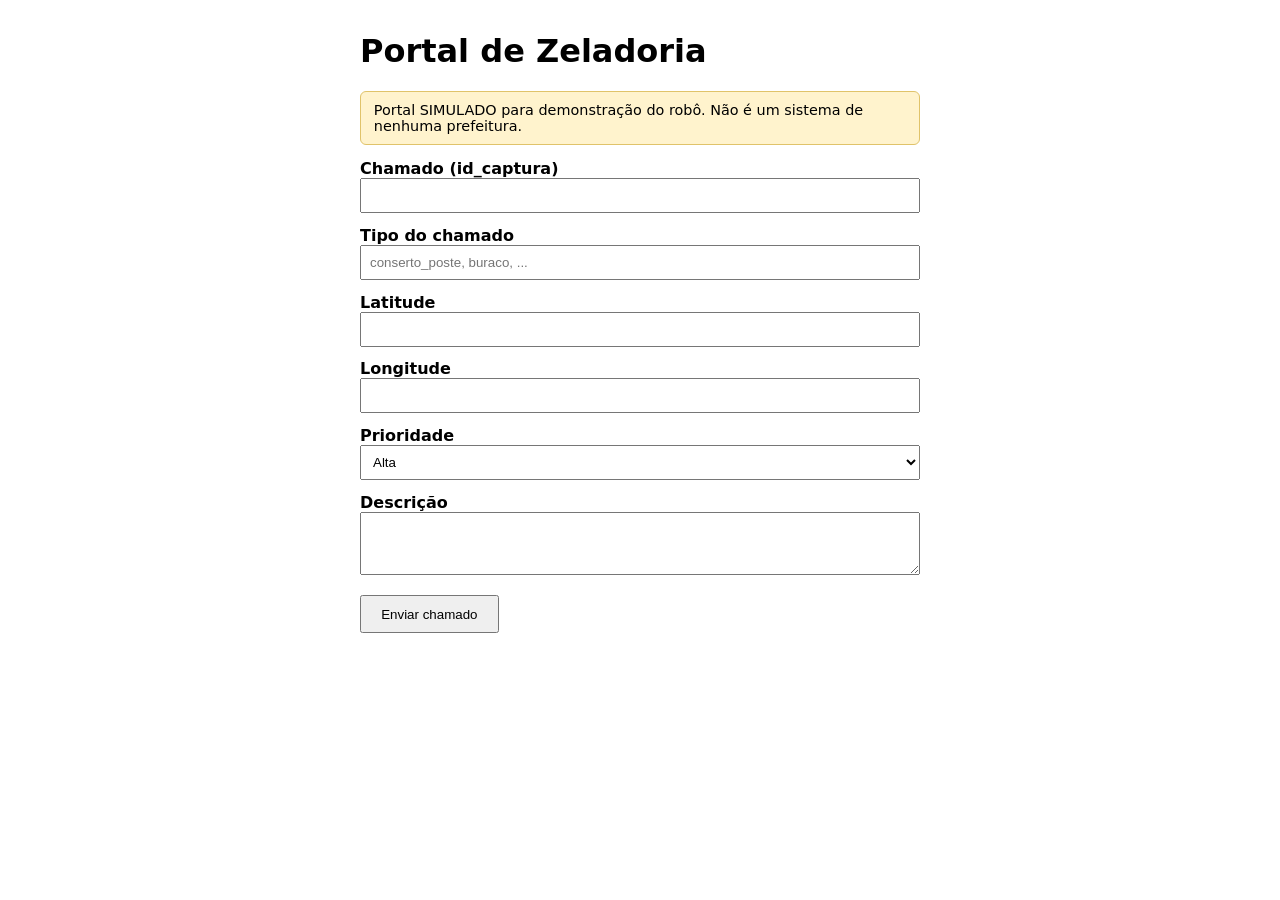
<file: portal_mock/index.html>
<!doctype html>
<html lang="pt-BR">
<head>
<meta charset="utf-8">
<meta name="viewport" content="width=device-width, initial-scale=1">
<title>Portal de Zeladoria (MOCK)</title>
<style>
  body { font-family: system-ui, sans-serif; max-width: 560px; margin: 2rem auto; padding: 0 1rem; }
  .aviso { background: #fff3cd; border: 1px solid #e0c36a; padding: .6rem .8rem; border-radius: 6px; font-size: .9rem; }
  label { display: block; margin-top: .8rem; font-weight: 600; }
  input, select, textarea { width: 100%; padding: .5rem; box-sizing: border-box; }
  button { margin-top: 1rem; padding: .6rem 1.2rem; cursor: pointer; }
  #resultado { margin-top: 1.2rem; padding: .8rem; background: #e7f6ea; border-radius: 6px; }
  [hidden] { display: none; }
</style>
</head>
<body>
  <h1>Portal de Zeladoria</h1>
  <p class="aviso">Portal SIMULADO para demonstração do robô. Não é um sistema de nenhuma prefeitura.</p>

  <form id="form-chamado">
    <label for="id_captura">Chamado (id_captura)</label>
    <input id="id_captura" name="id_captura" required>

    <label for="tipos_chamado">Tipo do chamado</label>
    <input id="tipos_chamado" name="tipos_chamado" required placeholder="conserto_poste, buraco, ...">

    <label for="latitude">Latitude</label>
    <input id="latitude" name="latitude" required>

    <label for="longitude">Longitude</label>
    <input id="longitude" name="longitude" required>

    <label for="prioridade">Prioridade</label>
    <select id="prioridade" name="prioridade">
      <option value="alta">Alta</option>
      <option value="media">Média</option>
      <option value="baixa">Baixa</option>
    </select>

    <label for="descricao">Descrição</label>
    <textarea id="descricao" name="descricao" rows="3"></textarea>

    <button id="btn_enviar" type="submit">Enviar chamado</button>
  </form>

  <div id="resultado" hidden>
    Chamado registrado. Protocolo: <strong id="protocolo_gerado"></strong>
  </div>

<script>
  let seq = 0;
  document.getElementById("form-chamado").addEventListener("submit", function (e) {
    e.preventDefault();
    seq += 1;
    const ano = new Date().getFullYear();
    const protocolo = "PM-" + ano + "-" + String(seq).padStart(4, "0");
    document.getElementById("protocolo_gerado").textContent = protocolo;
    document.getElementById("resultado").hidden = false;
  });
</script>
</body>
</html>
</file>
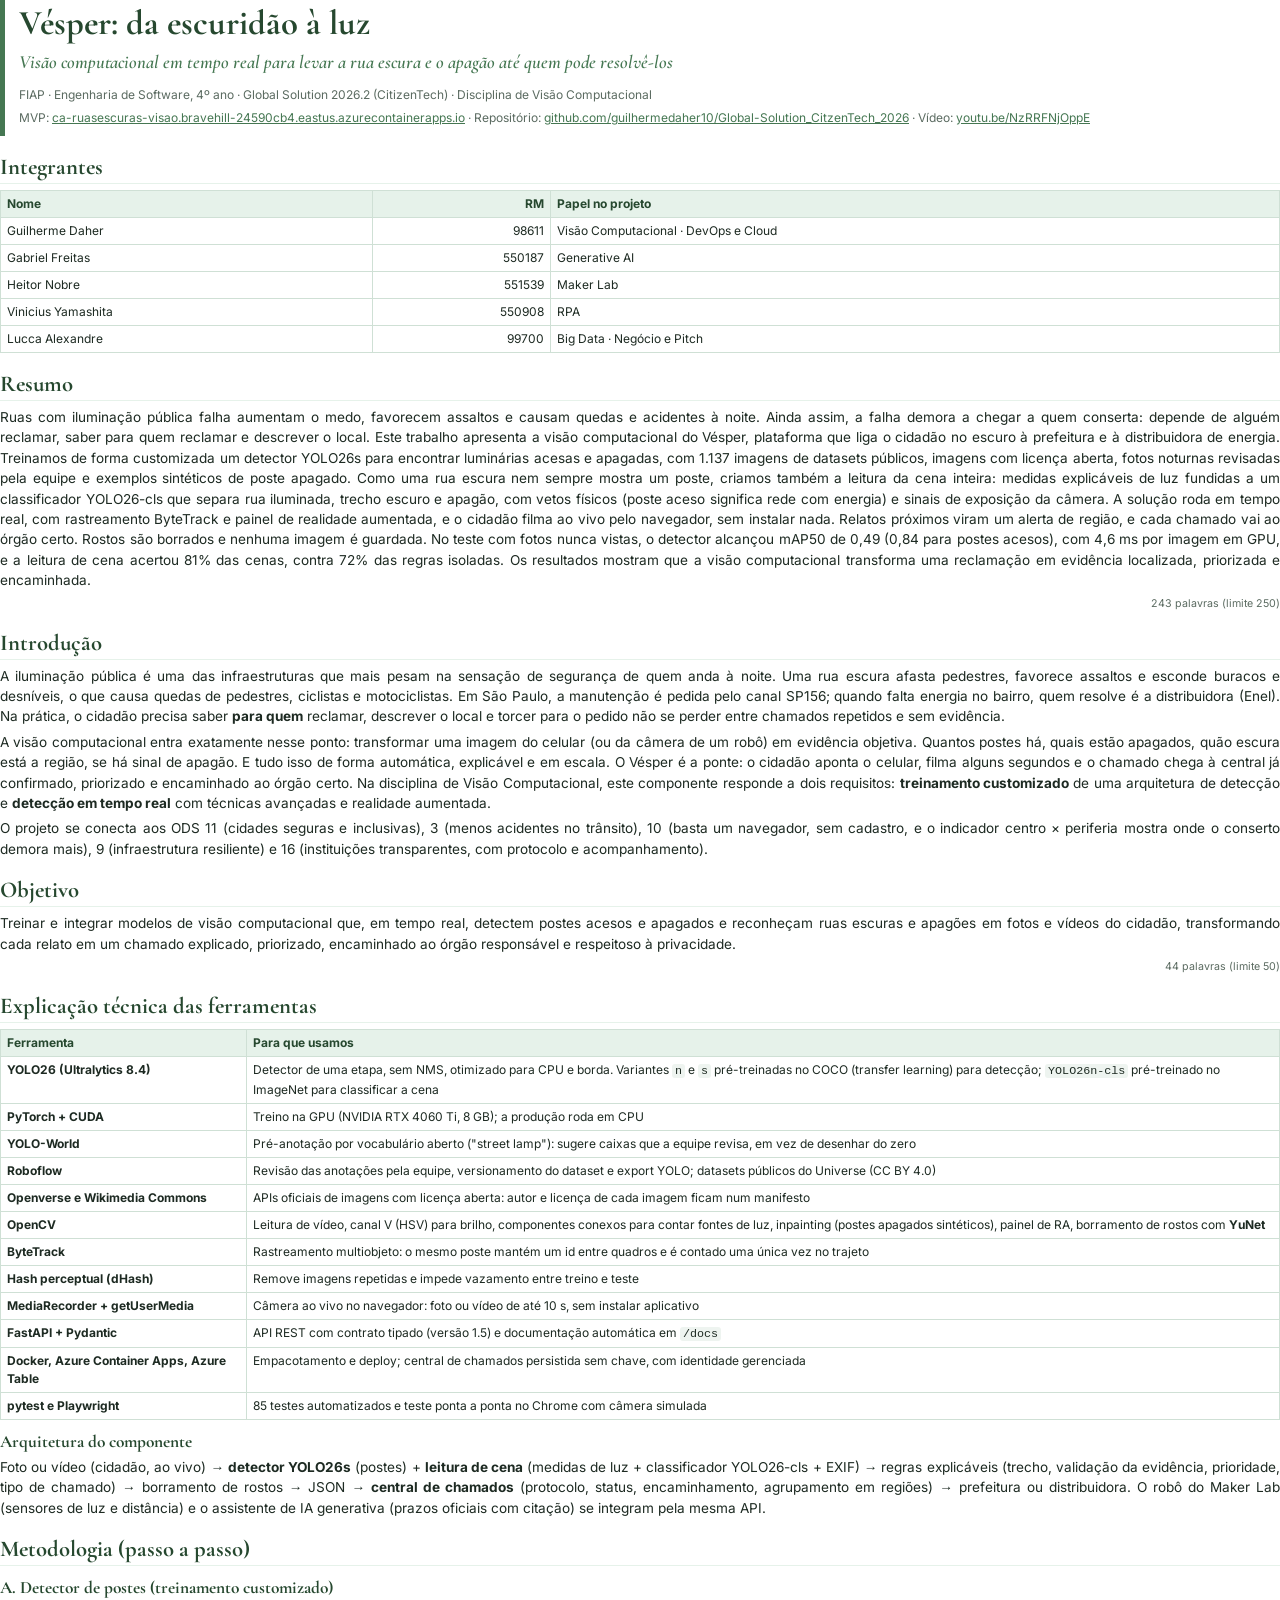
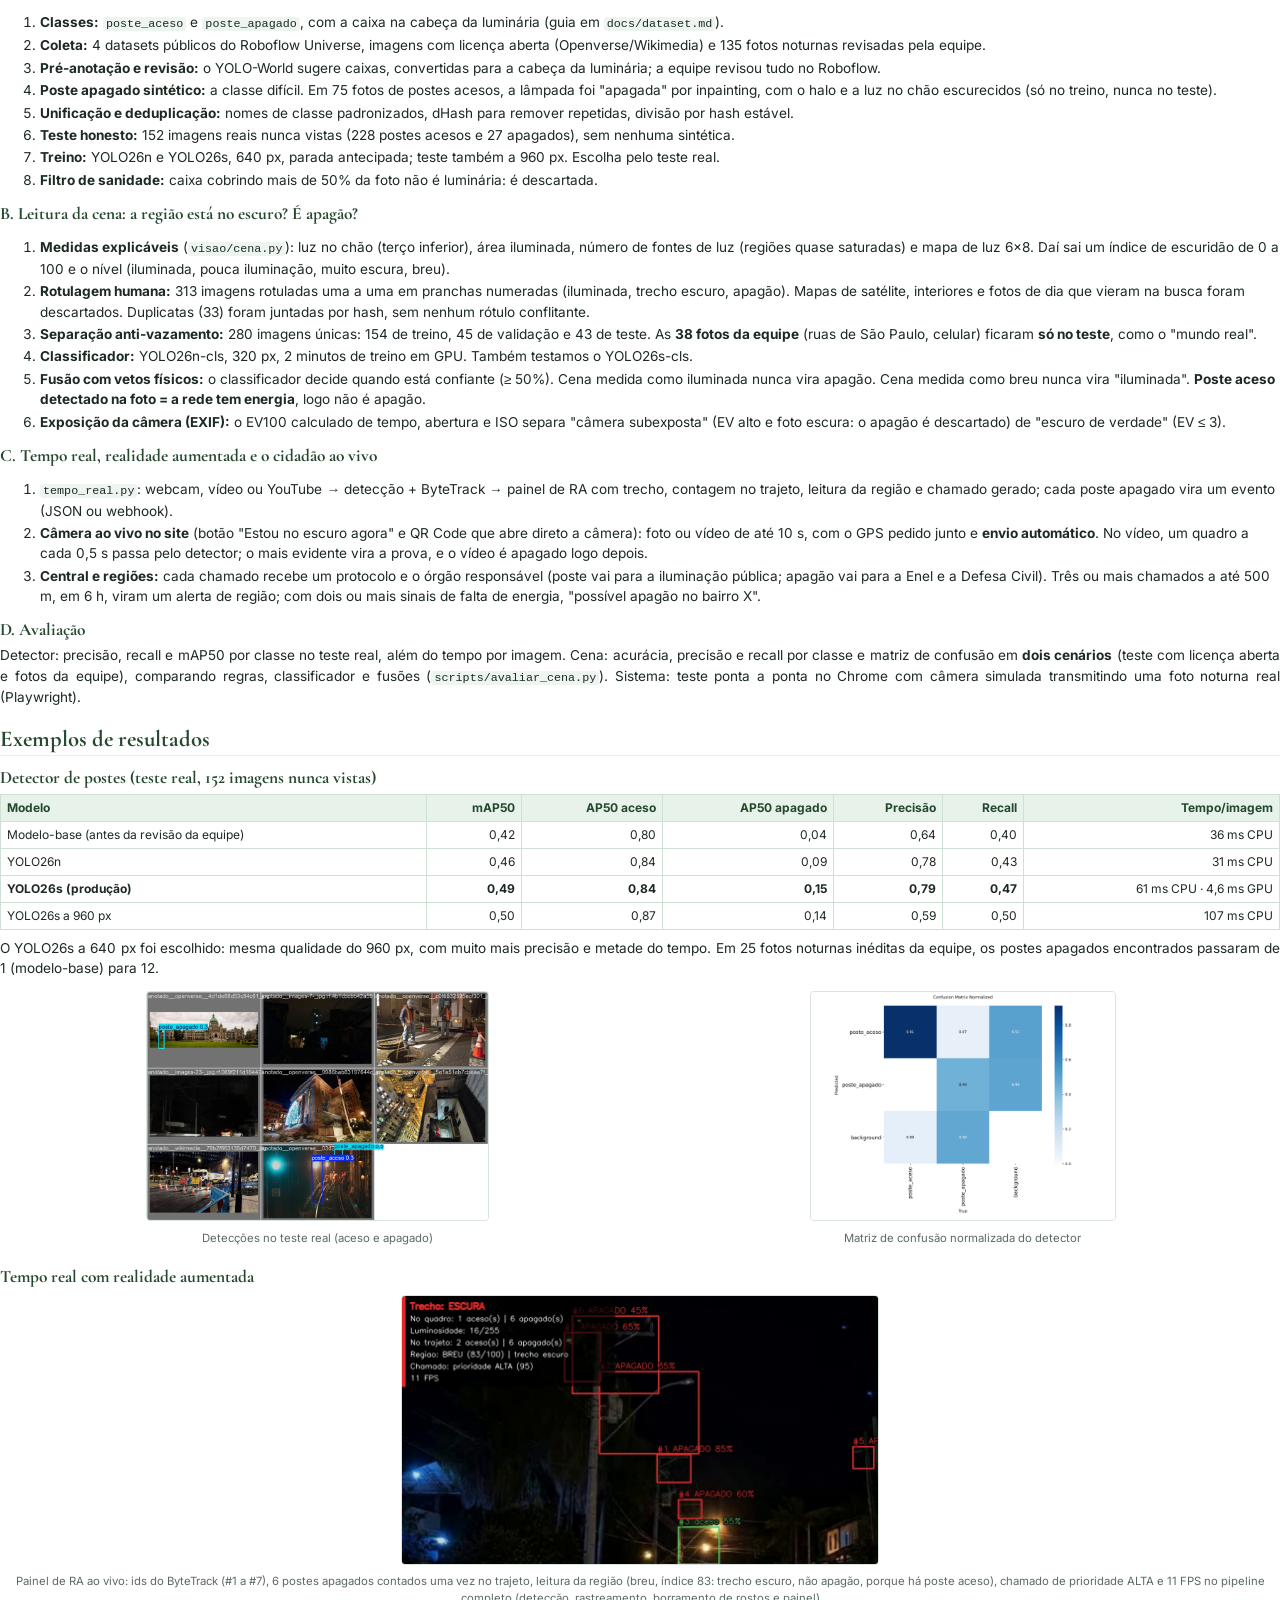
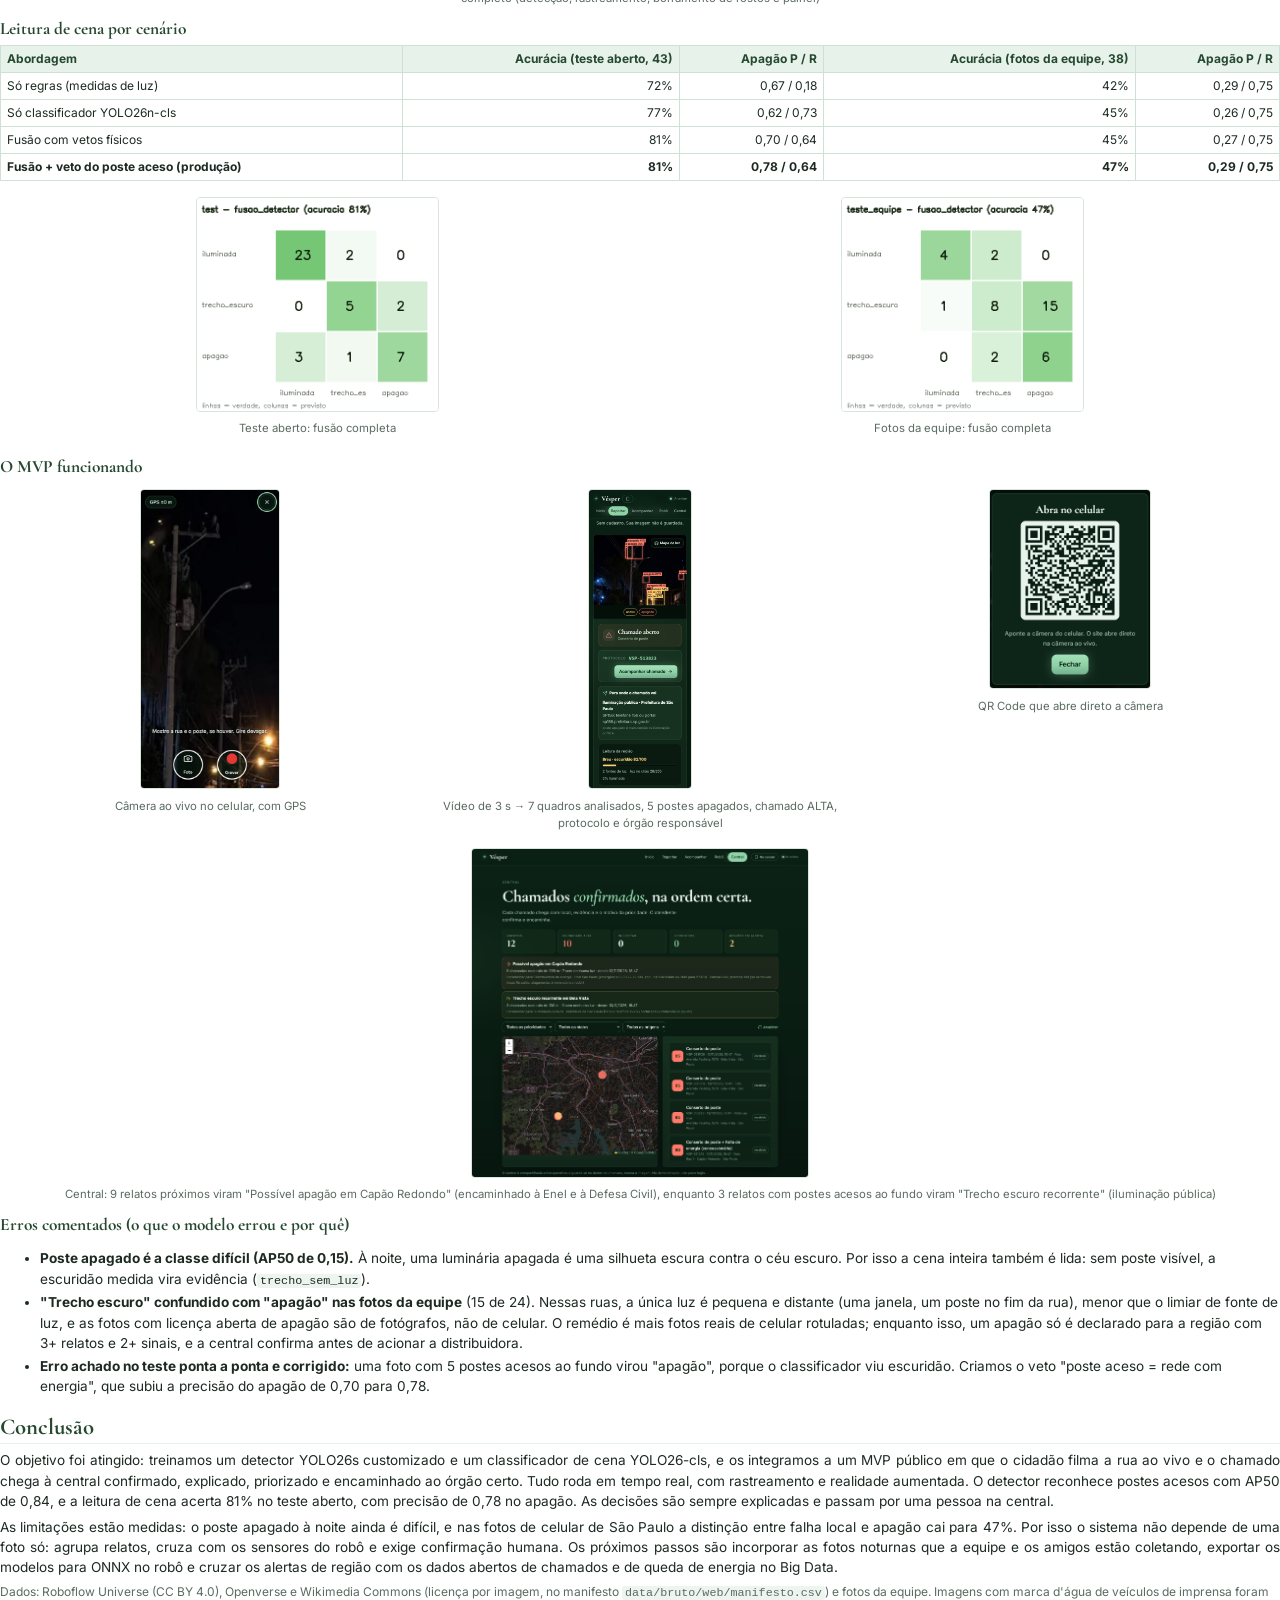
<file: 04-visao-computacional/docs/relatorio/relatorio-visao.html>
<!doctype html>
<html lang="pt-BR">
<head>
<meta charset="utf-8">
<title>Vésper · Relatório de Visão Computacional</title>
<style>
@font-face { font-family: "Cormorant"; font-weight: 700; src: url(../../web/fontes/cormorant-garamond-latin-700-normal.woff2) format("woff2"); }
@font-face { font-family: "Cormorant"; font-weight: 600; font-style: italic; src: url(../../web/fontes/cormorant-garamond-latin-600-italic.woff2) format("woff2"); }
@font-face { font-family: "Inter"; font-weight: 400; src: url(../../web/fontes/inter-latin-400-normal.woff2) format("woff2"); }
@font-face { font-family: "Inter"; font-weight: 700; src: url(../../web/fontes/inter-latin-700-normal.woff2) format("woff2"); }
@page { size: A4; margin: 18mm 17mm 18mm 17mm; }
:root { --verde: #26482f; --verde2: #457752; --menta: #e6f2ea; --ambar: #b7791f; --texto: #1d2a22; --cinza: #5b6b61; }
* { box-sizing: border-box; }
body { font-family: Inter, "Segoe UI", Arial, sans-serif; color: var(--texto); font-size: 10.2pt; line-height: 1.5; margin: 0; }
h1, h2, h3 { font-family: Cormorant, Georgia, serif; color: var(--verde); line-height: 1.15; }
h1 { font-size: 26pt; margin: 0 0 4px; }
h2 { font-size: 17pt; margin: 18px 0 6px; border-bottom: 1.5px solid var(--menta); padding-bottom: 3px; break-after: avoid; }
h3 { font-size: 13pt; margin: 12px 0 4px; break-after: avoid; }
p { margin: 5px 0; text-align: justify; }
.sub { font-family: Cormorant, Georgia, serif; font-style: italic; font-size: 14pt; color: var(--verde2); margin: 0 0 10px; }
.capa { border-left: 5px solid var(--verde2); padding: 4px 0 4px 14px; margin-bottom: 10px; }
.meta { font-size: 9pt; color: var(--cinza); text-align: left; }
table { width: 100%; border-collapse: collapse; margin: 6px 0 8px; font-size: 9pt; break-inside: avoid; }
th, td { border: 1px solid #cfe0d5; padding: 4px 6px; text-align: left; vertical-align: top; }
th { background: var(--menta); color: var(--verde); }
td.n, th.n { text-align: right; white-space: nowrap; }
.destaque { background: #f6faf7; border: 1px solid #cfe0d5; border-radius: 6px; padding: 8px 10px; margin: 8px 0; }
.alerta { background: #fdf6ea; border-color: #f1d9ad; }
figure { margin: 8px 0; text-align: center; break-inside: avoid; }
figure img { max-width: 100%; border: 1px solid #d8e4dc; border-radius: 4px; }
figcaption { font-size: 8.5pt; color: var(--cinza); margin-top: 3px; }
.duas { display: flex; gap: 10px; align-items: flex-start; }
.duas figure { flex: 1; }
ol li, ul li { margin: 2px 0; }
code { font-family: Consolas, monospace; font-size: 8.8pt; background: #eef4f0; padding: 0 3px; border-radius: 3px; }
.contador { font-size: 8pt; color: var(--cinza); text-align: right; }
.quebra { break-before: page; }
a { color: var(--verde2); }
@media print { .contador { display: none; } }
</style>
</head>
<body>

<div class="capa">
  <h1>Vésper: da escuridão à luz</h1>
  <p class="sub">Visão computacional em tempo real para levar a rua escura e o apagão até quem pode resolvê-los</p>
  <p class="meta">FIAP · Engenharia de Software, 4º ano · Global Solution 2026.2 (CitizenTech) · Disciplina de Visão Computacional</p>
  <p class="meta">MVP: <a href="https://ca-ruasescuras-visao.bravehill-24590cb4.eastus.azurecontainerapps.io">ca-ruasescuras-visao.bravehill-24590cb4.eastus.azurecontainerapps.io</a> ·
     Repositório: <a href="https://github.com/guilhermedaher10/Global-Solution_CitzenTech_2026/tree/main/04-visao-computacional">github.com/guilhermedaher10/Global-Solution_CitzenTech_2026</a> ·
     Vídeo: <span id="video"><a href="https://youtu.be/NzRRFNjOppE">youtu.be/NzRRFNjOppE</a></span></p>
</div>

<h2>Integrantes</h2>
<table>
  <tr><th>Nome</th><th class="n">RM</th><th>Papel no projeto</th></tr>
  <tr><td>Guilherme Daher</td><td class="n">98611</td><td>Visão Computacional · DevOps e Cloud</td></tr>
  <tr><td>Gabriel Freitas</td><td class="n">550187</td><td>Generative AI</td></tr>
  <tr><td>Heitor Nobre</td><td class="n">551539</td><td>Maker Lab</td></tr>
  <tr><td>Vinicius Yamashita</td><td class="n">550908</td><td>RPA</td></tr>
  <tr><td>Lucca Alexandre</td><td class="n">99700</td><td>Big Data · Negócio e Pitch</td></tr>
</table>

<h2>Resumo</h2>
<div id="resumo">
<p>Ruas com iluminação pública falha aumentam o medo, favorecem assaltos e causam quedas e acidentes à noite. Ainda
assim, a falha demora a chegar a quem conserta: depende de alguém reclamar, saber para quem reclamar e descrever o
local. Este trabalho apresenta a visão computacional do Vésper, plataforma que liga o cidadão no escuro à prefeitura e
à distribuidora de energia. Treinamos de forma customizada um detector YOLO26s para encontrar luminárias acesas e
apagadas, com 1.137 imagens de datasets públicos, imagens com licença aberta, fotos noturnas revisadas pela equipe e
exemplos sintéticos de poste apagado. Como uma rua escura nem sempre mostra um poste, criamos também a leitura da cena
inteira: medidas explicáveis de luz fundidas a um classificador YOLO26-cls que separa rua iluminada, trecho escuro e
apagão, com vetos físicos (poste aceso significa rede com energia) e sinais de exposição da câmera. A solução roda em
tempo real, com rastreamento ByteTrack e painel de realidade aumentada, e o cidadão filma ao vivo pelo navegador, sem
instalar nada. Relatos próximos viram um alerta de região, e cada chamado vai ao órgão certo. Rostos são borrados e
nenhuma imagem é guardada. No teste com fotos nunca vistas, o detector alcançou mAP50 de 0,49 (0,84 para postes
acesos), com 4,6 ms por imagem em GPU, e a leitura de cena acertou 81% das cenas, contra 72% das regras isoladas. Os
resultados mostram que a visão computacional transforma uma reclamação em evidência localizada, priorizada e
encaminhada.</p>
</div>
<p class="contador" id="contador-resumo"></p>

<h2>Introdução</h2>
<p>A iluminação pública é uma das infraestruturas que mais pesam na sensação de segurança de quem anda à noite.
Uma rua escura afasta pedestres, favorece assaltos e esconde buracos e desníveis, o que causa quedas de pedestres,
ciclistas e motociclistas. Em São Paulo, a manutenção é pedida pelo canal SP156; quando falta energia no bairro, quem
resolve é a distribuidora (Enel). Na prática, o cidadão precisa saber <b>para quem</b> reclamar, descrever o local e
torcer para o pedido não se perder entre chamados repetidos e sem evidência.</p>
<p>A visão computacional entra exatamente nesse ponto: transformar uma imagem do celular (ou da câmera de um robô) em
evidência objetiva. Quantos postes há, quais estão apagados, quão escura está a região, se há sinal de apagão. E tudo
isso de forma automática, explicável e em escala. O Vésper é a ponte: o cidadão aponta o celular, filma alguns
segundos e o chamado chega à central já confirmado, priorizado e encaminhado ao órgão certo. Na disciplina de
Visão Computacional, este componente responde a dois requisitos: <b>treinamento customizado</b> de uma arquitetura de
detecção e <b>detecção em tempo real</b> com técnicas avançadas e realidade aumentada.</p>
<p>O projeto se conecta aos ODS 11 (cidades seguras e inclusivas), 3 (menos acidentes no trânsito), 10 (basta um
navegador, sem cadastro, e o indicador centro × periferia mostra onde o conserto demora mais), 9 (infraestrutura
resiliente) e 16 (instituições transparentes, com protocolo e acompanhamento).</p>

<h2>Objetivo</h2>
<div id="objetivo"><p>Treinar e integrar modelos de visão computacional que, em tempo real, detectem postes acesos e
apagados e reconheçam ruas escuras e apagões em fotos e vídeos do cidadão, transformando cada relato em um chamado
explicado, priorizado, encaminhado ao órgão responsável e respeitoso à privacidade.</p></div>
<p class="contador" id="contador-objetivo"></p>

<h2>Explicação técnica das ferramentas</h2>
<table>
  <tr><th>Ferramenta</th><th>Para que usamos</th></tr>
  <tr><td><b>YOLO26 (Ultralytics 8.4)</b></td><td>Detector de uma etapa, sem NMS, otimizado para CPU e borda. Variantes <code>n</code> e <code>s</code> pré-treinadas no COCO (transfer learning) para detecção; <code>YOLO26n-cls</code> pré-treinado no ImageNet para classificar a cena</td></tr>
  <tr><td><b>PyTorch + CUDA</b></td><td>Treino na GPU (NVIDIA RTX 4060 Ti, 8 GB); a produção roda em CPU</td></tr>
  <tr><td><b>YOLO-World</b></td><td>Pré-anotação por vocabulário aberto ("street lamp"): sugere caixas que a equipe revisa, em vez de desenhar do zero</td></tr>
  <tr><td><b>Roboflow</b></td><td>Revisão das anotações pela equipe, versionamento do dataset e export YOLO; datasets públicos do Universe (CC BY 4.0)</td></tr>
  <tr><td><b>Openverse e Wikimedia Commons</b></td><td>APIs oficiais de imagens com licença aberta: autor e licença de cada imagem ficam num manifesto</td></tr>
  <tr><td><b>OpenCV</b></td><td>Leitura de vídeo, canal V (HSV) para brilho, componentes conexos para contar fontes de luz, inpainting (postes apagados sintéticos), painel de RA, borramento de rostos com <b>YuNet</b></td></tr>
  <tr><td><b>ByteTrack</b></td><td>Rastreamento multiobjeto: o mesmo poste mantém um id entre quadros e é contado uma única vez no trajeto</td></tr>
  <tr><td><b>Hash perceptual (dHash)</b></td><td>Remove imagens repetidas e impede vazamento entre treino e teste</td></tr>
  <tr><td><b>MediaRecorder + getUserMedia</b></td><td>Câmera ao vivo no navegador: foto ou vídeo de até 10 s, sem instalar aplicativo</td></tr>
  <tr><td><b>FastAPI + Pydantic</b></td><td>API REST com contrato tipado (versão 1.5) e documentação automática em <code>/docs</code></td></tr>
  <tr><td><b>Docker, Azure Container Apps, Azure Table</b></td><td>Empacotamento e deploy; central de chamados persistida sem chave, com identidade gerenciada</td></tr>
  <tr><td><b>pytest e Playwright</b></td><td>85 testes automatizados e teste ponta a ponta no Chrome com câmera simulada</td></tr>
</table>

<h3>Arquitetura do componente</h3>
<p>Foto ou vídeo (cidadão, ao vivo) → <b>detector YOLO26s</b> (postes) + <b>leitura de cena</b> (medidas de luz +
classificador YOLO26-cls + EXIF) → regras explicáveis (trecho, validação da evidência, prioridade, tipo de chamado) →
borramento de rostos → JSON → <b>central de chamados</b> (protocolo, status, encaminhamento, agrupamento em regiões) →
prefeitura ou distribuidora. O robô do Maker Lab (sensores de luz e distância) e o assistente de IA generativa
(prazos oficiais com citação) se integram pela mesma API.</p>

<h2>Metodologia (passo a passo)</h2>
<h3>A. Detector de postes (treinamento customizado)</h3>
<ol>
  <li><b>Classes:</b> <code>poste_aceso</code> e <code>poste_apagado</code>, com a caixa na cabeça da luminária (guia em <code>docs/dataset.md</code>).</li>
  <li><b>Coleta:</b> 4 datasets públicos do Roboflow Universe, imagens com licença aberta (Openverse/Wikimedia) e 135 fotos noturnas revisadas pela equipe.</li>
  <li><b>Pré-anotação e revisão:</b> o YOLO-World sugere caixas, convertidas para a cabeça da luminária; a equipe revisou tudo no Roboflow.</li>
  <li><b>Poste apagado sintético:</b> a classe difícil. Em 75 fotos de postes acesos, a lâmpada foi "apagada" por inpainting, com o halo e a luz no chão escurecidos (só no treino, nunca no teste).</li>
  <li><b>Unificação e deduplicação:</b> nomes de classe padronizados, dHash para remover repetidas, divisão por hash estável.</li>
  <li><b>Teste honesto:</b> 152 imagens reais nunca vistas (228 postes acesos e 27 apagados), sem nenhuma sintética.</li>
  <li><b>Treino:</b> YOLO26n e YOLO26s, 640 px, parada antecipada; teste também a 960 px. Escolha pelo teste real.</li>
  <li><b>Filtro de sanidade:</b> caixa cobrindo mais de 50% da foto não é luminária: é descartada.</li>
</ol>
<h3>B. Leitura da cena: a região está no escuro? É apagão?</h3>
<ol>
  <li><b>Medidas explicáveis</b> (<code>visao/cena.py</code>): luz no chão (terço inferior), área iluminada, número de fontes de luz (regiões quase saturadas) e mapa de luz 6×8. Daí sai um índice de escuridão de 0 a 100 e o nível (iluminada, pouca iluminação, muito escura, breu).</li>
  <li><b>Rotulagem humana:</b> 313 imagens rotuladas uma a uma em pranchas numeradas (iluminada, trecho escuro, apagão). Mapas de satélite, interiores e fotos de dia que vieram na busca foram descartados. Duplicatas (33) foram juntadas por hash, sem nenhum rótulo conflitante.</li>
  <li><b>Separação anti-vazamento:</b> 280 imagens únicas: 154 de treino, 45 de validação e 43 de teste. As <b>38 fotos da equipe</b> (ruas de São Paulo, celular) ficaram <b>só no teste</b>, como o "mundo real".</li>
  <li><b>Classificador:</b> YOLO26n-cls, 320 px, 2 minutos de treino em GPU. Também testamos o YOLO26s-cls.</li>
  <li><b>Fusão com vetos físicos:</b> o classificador decide quando está confiante (≥ 50%). Cena medida como iluminada nunca vira apagão. Cena medida como breu nunca vira "iluminada". <b>Poste aceso detectado na foto = a rede tem energia</b>, logo não é apagão.</li>
  <li><b>Exposição da câmera (EXIF):</b> o EV100 calculado de tempo, abertura e ISO separa "câmera subexposta" (EV alto e foto escura: o apagão é descartado) de "escuro de verdade" (EV ≤ 3).</li>
</ol>
<h3>C. Tempo real, realidade aumentada e o cidadão ao vivo</h3>
<ol>
  <li><code>tempo_real.py</code>: webcam, vídeo ou YouTube → detecção + ByteTrack → painel de RA com trecho, contagem no trajeto, leitura da região e chamado gerado; cada poste apagado vira um evento (JSON ou webhook).</li>
  <li><b>Câmera ao vivo no site</b> (botão "Estou no escuro agora" e QR Code que abre direto a câmera): foto ou vídeo de até 10 s, com o GPS pedido junto e <b>envio automático</b>. No vídeo, um quadro a cada 0,5 s passa pelo detector; o mais evidente vira a prova, e o vídeo é apagado logo depois.</li>
  <li><b>Central e regiões:</b> cada chamado recebe um protocolo e o órgão responsável (poste vai para a iluminação pública; apagão vai para a Enel e a Defesa Civil). Três ou mais chamados a até 500 m, em 6 h, viram um alerta de região; com dois ou mais sinais de falta de energia, "possível apagão no bairro X".</li>
</ol>
<h3>D. Avaliação</h3>
<p>Detector: precisão, recall e mAP50 por classe no teste real, além do tempo por imagem. Cena: acurácia,
precisão e recall por classe e matriz de confusão em <b>dois cenários</b> (teste com licença aberta e fotos da
equipe), comparando regras, classificador e fusões (<code>scripts/avaliar_cena.py</code>). Sistema: teste ponta a
ponta no Chrome com câmera simulada transmitindo uma foto noturna real (Playwright).</p>

<h2>Exemplos de resultados</h2>
<h3>Detector de postes (teste real, 152 imagens nunca vistas)</h3>
<table>
  <tr><th>Modelo</th><th class="n">mAP50</th><th class="n">AP50 aceso</th><th class="n">AP50 apagado</th><th class="n">Precisão</th><th class="n">Recall</th><th class="n">Tempo/imagem</th></tr>
  <tr><td>Modelo-base (antes da revisão da equipe)</td><td class="n">0,42</td><td class="n">0,80</td><td class="n">0,04</td><td class="n">0,64</td><td class="n">0,40</td><td class="n">36 ms CPU</td></tr>
  <tr><td>YOLO26n</td><td class="n">0,46</td><td class="n">0,84</td><td class="n">0,09</td><td class="n">0,78</td><td class="n">0,43</td><td class="n">31 ms CPU</td></tr>
  <tr><td><b>YOLO26s (produção)</b></td><td class="n"><b>0,49</b></td><td class="n"><b>0,84</b></td><td class="n"><b>0,15</b></td><td class="n"><b>0,79</b></td><td class="n"><b>0,47</b></td><td class="n">61 ms CPU · 4,6 ms GPU</td></tr>
  <tr><td>YOLO26s a 960 px</td><td class="n">0,50</td><td class="n">0,87</td><td class="n">0,14</td><td class="n">0,59</td><td class="n">0,50</td><td class="n">107 ms CPU</td></tr>
</table>
<p>O YOLO26s a 640 px foi escolhido: mesma qualidade do 960 px, com muito mais precisão e metade do tempo. Em 25
fotos noturnas inéditas da equipe, os postes apagados encontrados passaram de 1 (modelo-base) para 12.</p>
<div class="duas">
  <figure><img src="../img/deteccao/val_batch0_pred.jpg" style="max-height:230px"><figcaption>Detecções no teste real (aceso e apagado)</figcaption></figure>
  <figure><img src="../img/deteccao/confusion_matrix_normalized.png" style="max-height:230px"><figcaption>Matriz de confusão normalizada do detector</figcaption></figure>
</div>

<h3>Tempo real com realidade aumentada</h3>
<figure><img src="../img/tempo_real/painel_ra.jpg" style="max-height:270px"><figcaption>Painel de RA ao vivo: ids do ByteTrack (#1 a #7), 6 postes apagados contados uma vez no trajeto, leitura da região (breu, índice 83: trecho escuro, não apagão, porque há poste aceso), chamado de prioridade ALTA e 11 FPS no pipeline completo (detecção, rastreamento, borramento de rostos e painel)</figcaption></figure>

<h3>Leitura de cena por cenário</h3>
<table>
  <tr><th>Abordagem</th><th class="n">Acurácia (teste aberto, 43)</th><th class="n">Apagão P / R</th><th class="n">Acurácia (fotos da equipe, 38)</th><th class="n">Apagão P / R</th></tr>
  <tr><td>Só regras (medidas de luz)</td><td class="n">72%</td><td class="n">0,67 / 0,18</td><td class="n">42%</td><td class="n">0,29 / 0,75</td></tr>
  <tr><td>Só classificador YOLO26n-cls</td><td class="n">77%</td><td class="n">0,62 / 0,73</td><td class="n">45%</td><td class="n">0,26 / 0,75</td></tr>
  <tr><td>Fusão com vetos físicos</td><td class="n">81%</td><td class="n">0,70 / 0,64</td><td class="n">45%</td><td class="n">0,27 / 0,75</td></tr>
  <tr><td><b>Fusão + veto do poste aceso (produção)</b></td><td class="n"><b>81%</b></td><td class="n"><b>0,78 / 0,64</b></td><td class="n"><b>47%</b></td><td class="n"><b>0,29 / 0,75</b></td></tr>
</table>
<div class="duas">
  <figure><img src="../img/cena/matriz_test_fusao_detector.png" style="max-height:215px"><figcaption>Teste aberto: fusão completa</figcaption></figure>
  <figure><img src="../img/cena/matriz_teste_equipe_fusao_detector.png" style="max-height:215px"><figcaption>Fotos da equipe: fusão completa</figcaption></figure>
</div>

<h3>O MVP funcionando</h3>
<div class="duas">
  <figure><img src="../img/mvp/celular_camera.png" style="max-height:300px"><figcaption>Câmera ao vivo no celular, com GPS</figcaption></figure>
  <figure><img src="../img/mvp/celular_resultado.png" style="max-height:300px"><figcaption>Vídeo de 3 s → 7 quadros analisados, 5 postes apagados, chamado ALTA, protocolo e órgão responsável</figcaption></figure>
  <figure><img src="../img/mvp/qr.png" style="max-height:200px"><figcaption>QR Code que abre direto a câmera</figcaption></figure>
</div>
<figure><img src="../img/mvp/central.png" style="max-height:330px"><figcaption>Central: 9 relatos próximos viram "Possível apagão em Capão Redondo" (encaminhado à Enel e à Defesa Civil), enquanto 3 relatos com postes acesos ao fundo viram "Trecho escuro recorrente" (iluminação pública)</figcaption></figure>

<h3>Erros comentados (o que o modelo errou e por quê)</h3>
<ul>
  <li><b>Poste apagado é a classe difícil (AP50 de 0,15).</b> À noite, uma luminária apagada é uma silhueta escura contra o céu escuro. Por isso a cena inteira também é lida: sem poste visível, a escuridão medida vira evidência (<code>trecho_sem_luz</code>).</li>
  <li><b>"Trecho escuro" confundido com "apagão" nas fotos da equipe</b> (15 de 24). Nessas ruas, a única luz é pequena e distante (uma janela, um poste no fim da rua), menor que o limiar de fonte de luz, e as fotos com licença aberta de apagão são de fotógrafos, não de celular. O remédio é mais fotos reais de celular rotuladas; enquanto isso, um apagão só é declarado para a região com 3+ relatos e 2+ sinais, e a central confirma antes de acionar a distribuidora.</li>
  <li><b>Erro achado no teste ponta a ponta e corrigido:</b> uma foto com 5 postes acesos ao fundo virou "apagão", porque o classificador viu escuridão. Criamos o veto "poste aceso = rede com energia", que subiu a precisão do apagão de 0,70 para 0,78.</li>
</ul>

<h2>Conclusão</h2>
<p>O objetivo foi atingido: treinamos um detector YOLO26s customizado e um classificador de cena YOLO26-cls, e os
integramos a um MVP público em que o cidadão filma a rua ao vivo e o chamado chega à central confirmado, explicado,
priorizado e encaminhado ao órgão certo. Tudo roda em tempo real, com rastreamento e realidade aumentada. O detector
reconhece postes acesos com AP50 de 0,84, e a leitura de cena acerta 81% no teste aberto, com precisão de 0,78 no
apagão. As decisões são sempre explicadas e passam por uma pessoa na central.</p>
<p>As limitações estão medidas: o poste apagado à noite ainda é difícil, e nas fotos de celular de São Paulo a
distinção entre falha local e apagão cai para 47%. Por isso o sistema não depende de uma foto só: agrupa relatos,
cruza com os sensores do robô e exige confirmação humana. Os próximos passos são incorporar as fotos noturnas que a
equipe e os amigos estão coletando, exportar os modelos para ONNX no robô e cruzar os alertas de região com os dados
abertos de chamados e de queda de energia no Big Data.</p>
<p class="meta">Dados: Roboflow Universe (CC BY 4.0), Openverse e Wikimedia Commons (licença por imagem, no manifesto
<code>data/bruto/web/manifesto.csv</code>) e fotos da equipe. Imagens com marca d'água de veículos de imprensa foram
excluídas. Nenhuma foto de cidadão é armazenada.</p>

<script>
  const conta = (id) => document.getElementById(id).innerText.trim().split(/\s+/).length;
  document.getElementById("contador-resumo").textContent = `${conta("resumo")} palavras (limite 250)`;
  document.getElementById("contador-objetivo").textContent = `${conta("objetivo")} palavras (limite 50)`;
</script>
</body>
</html>
</file>
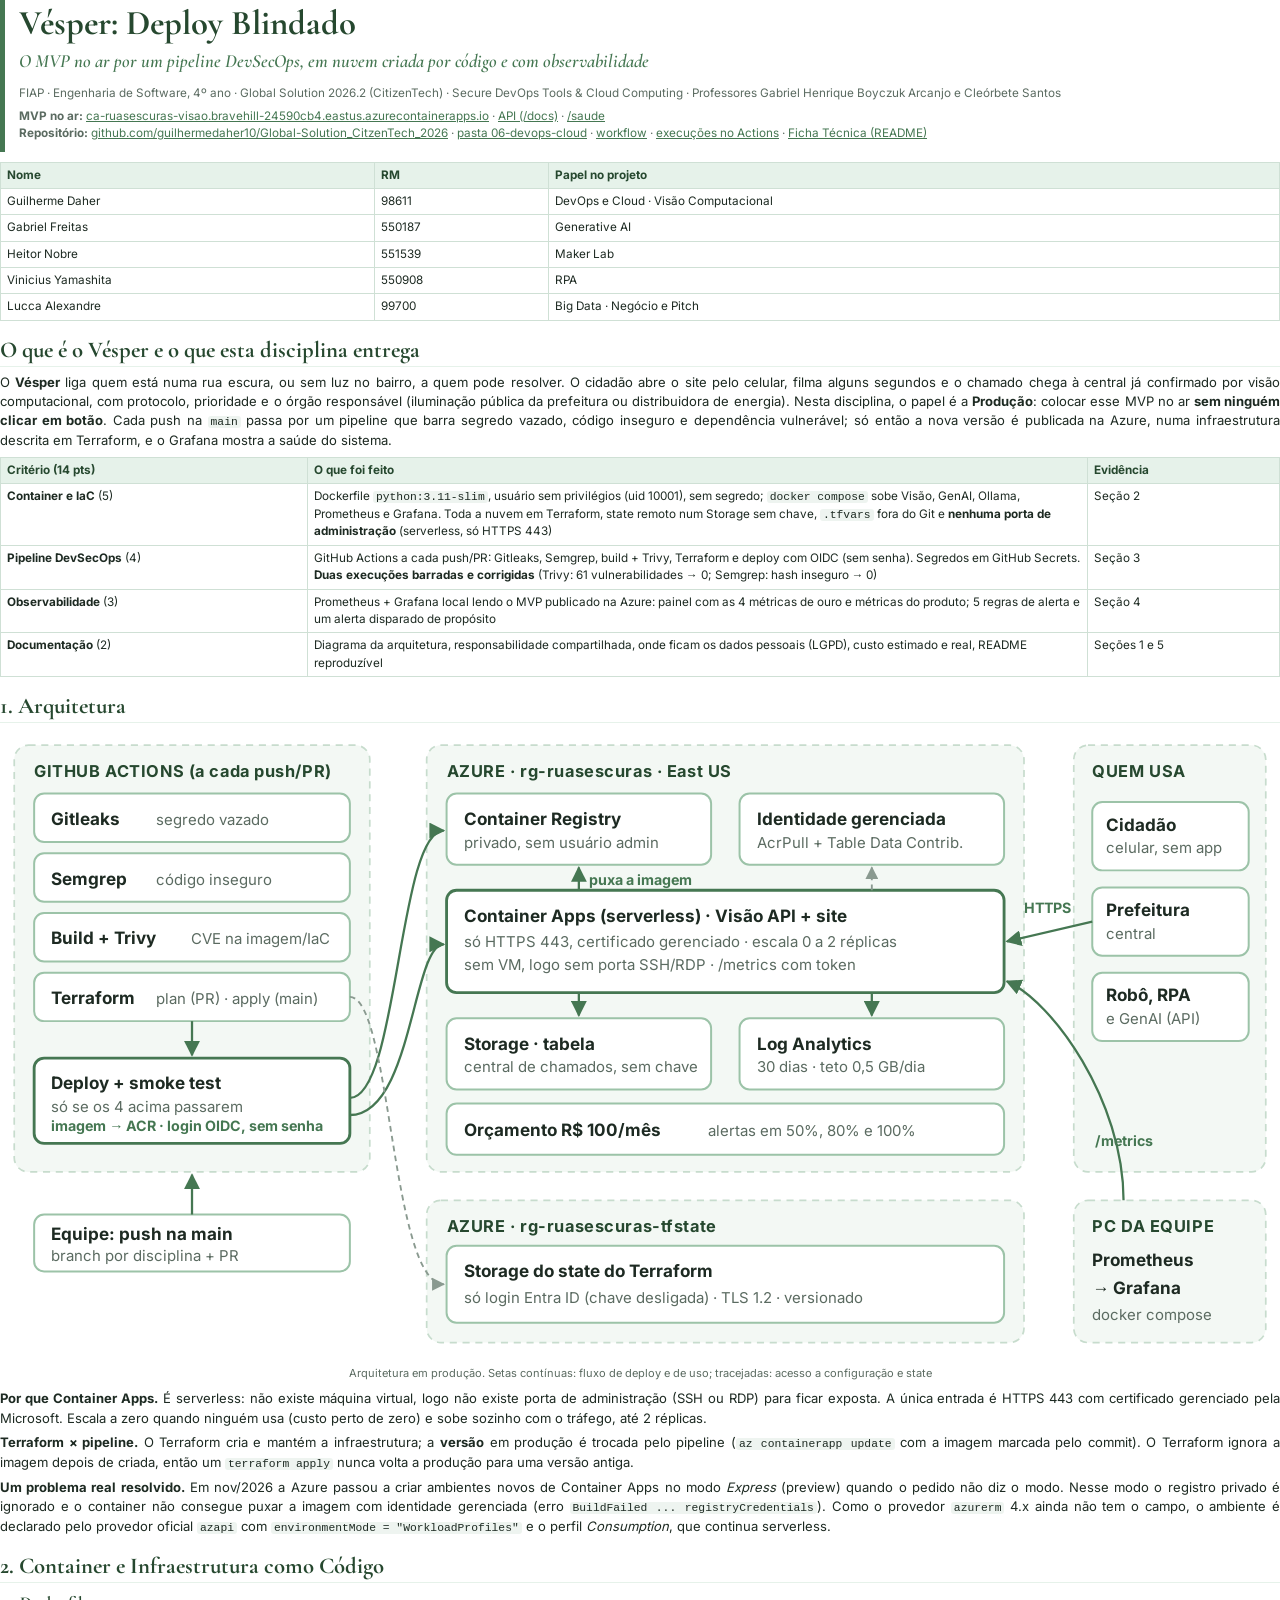
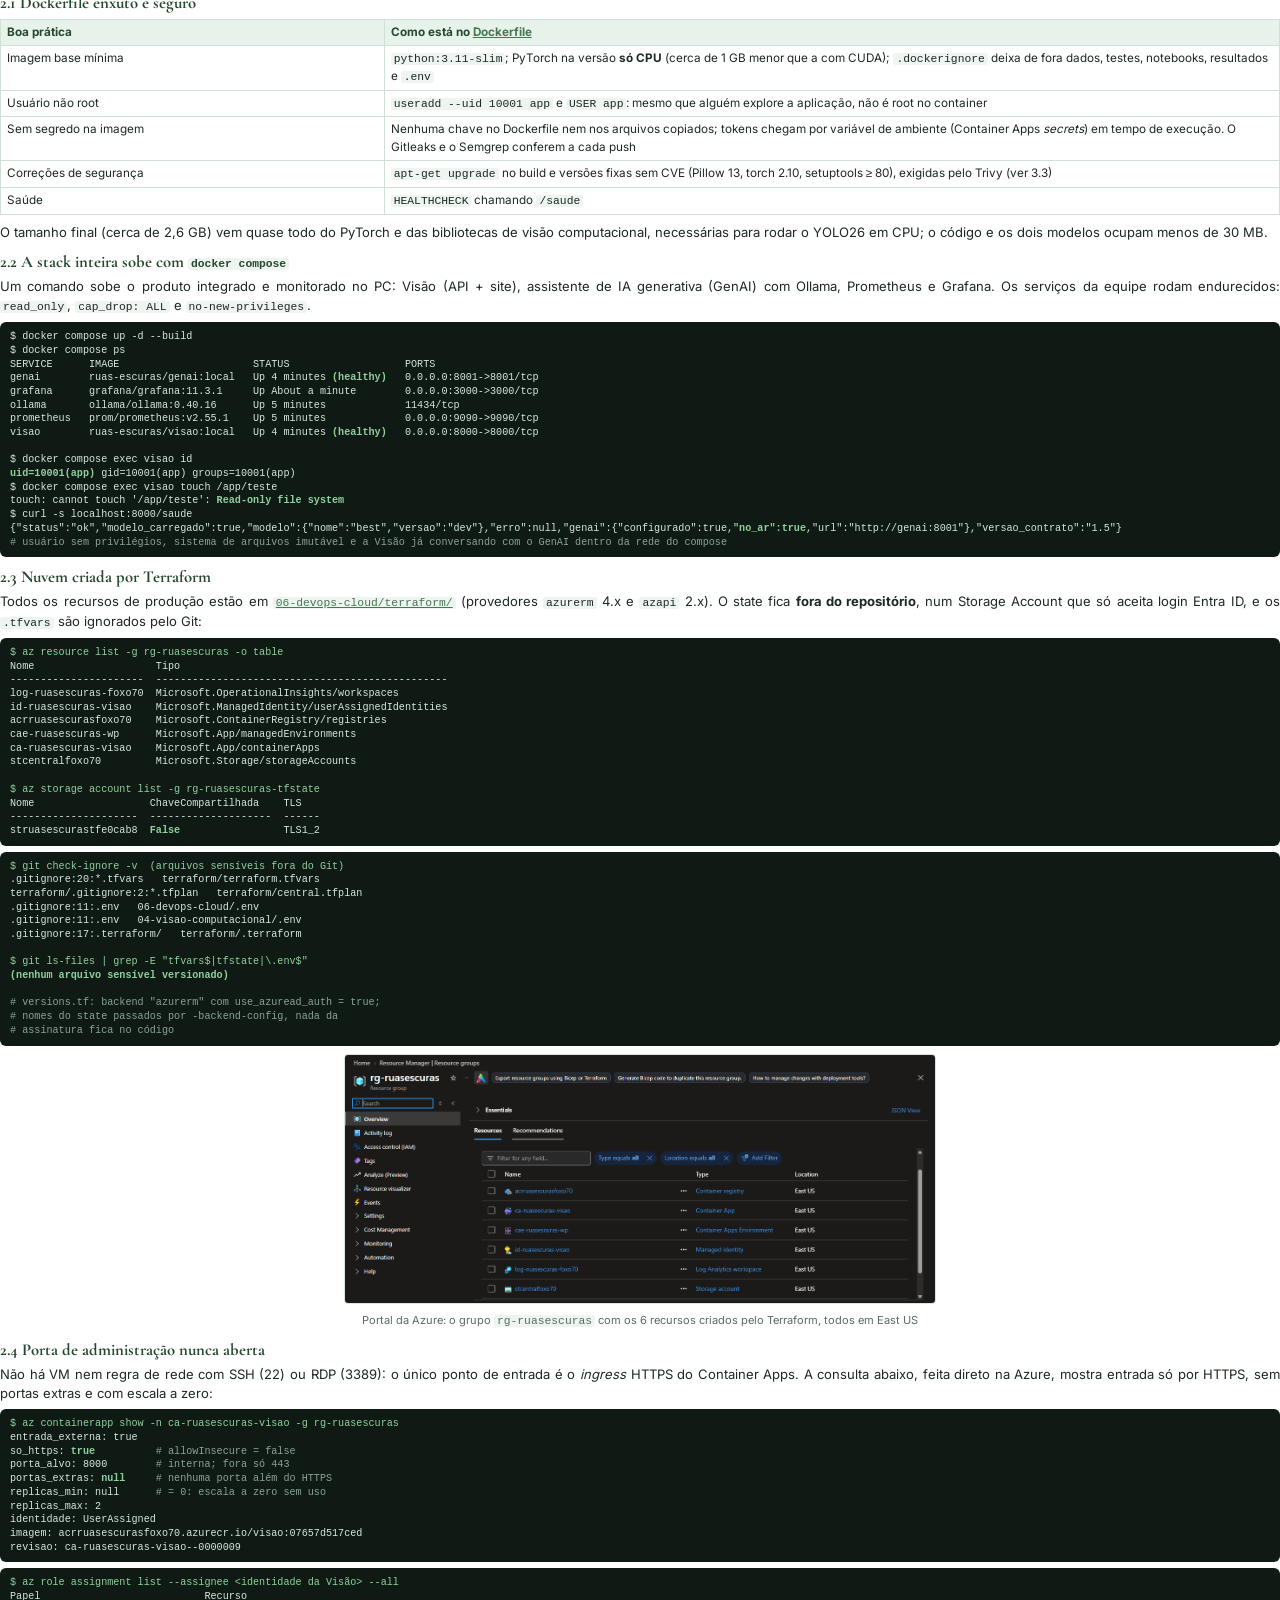
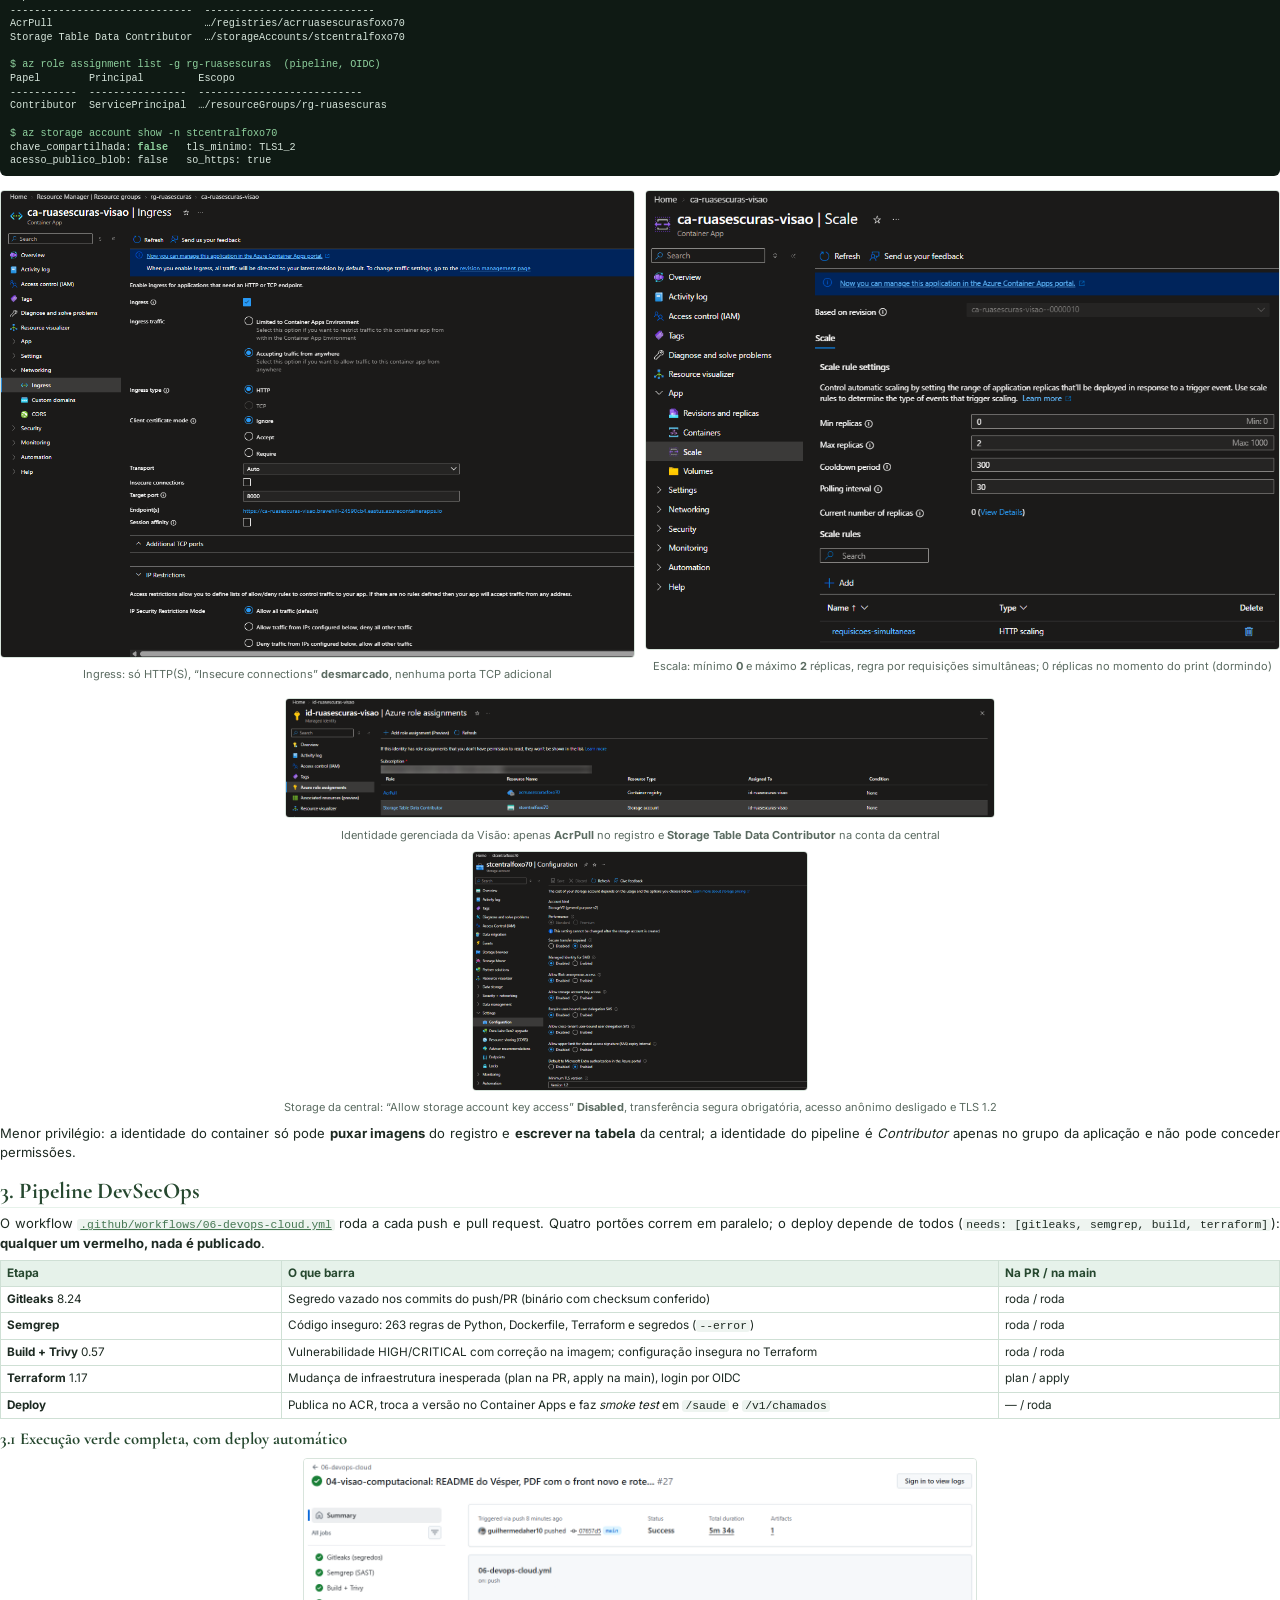
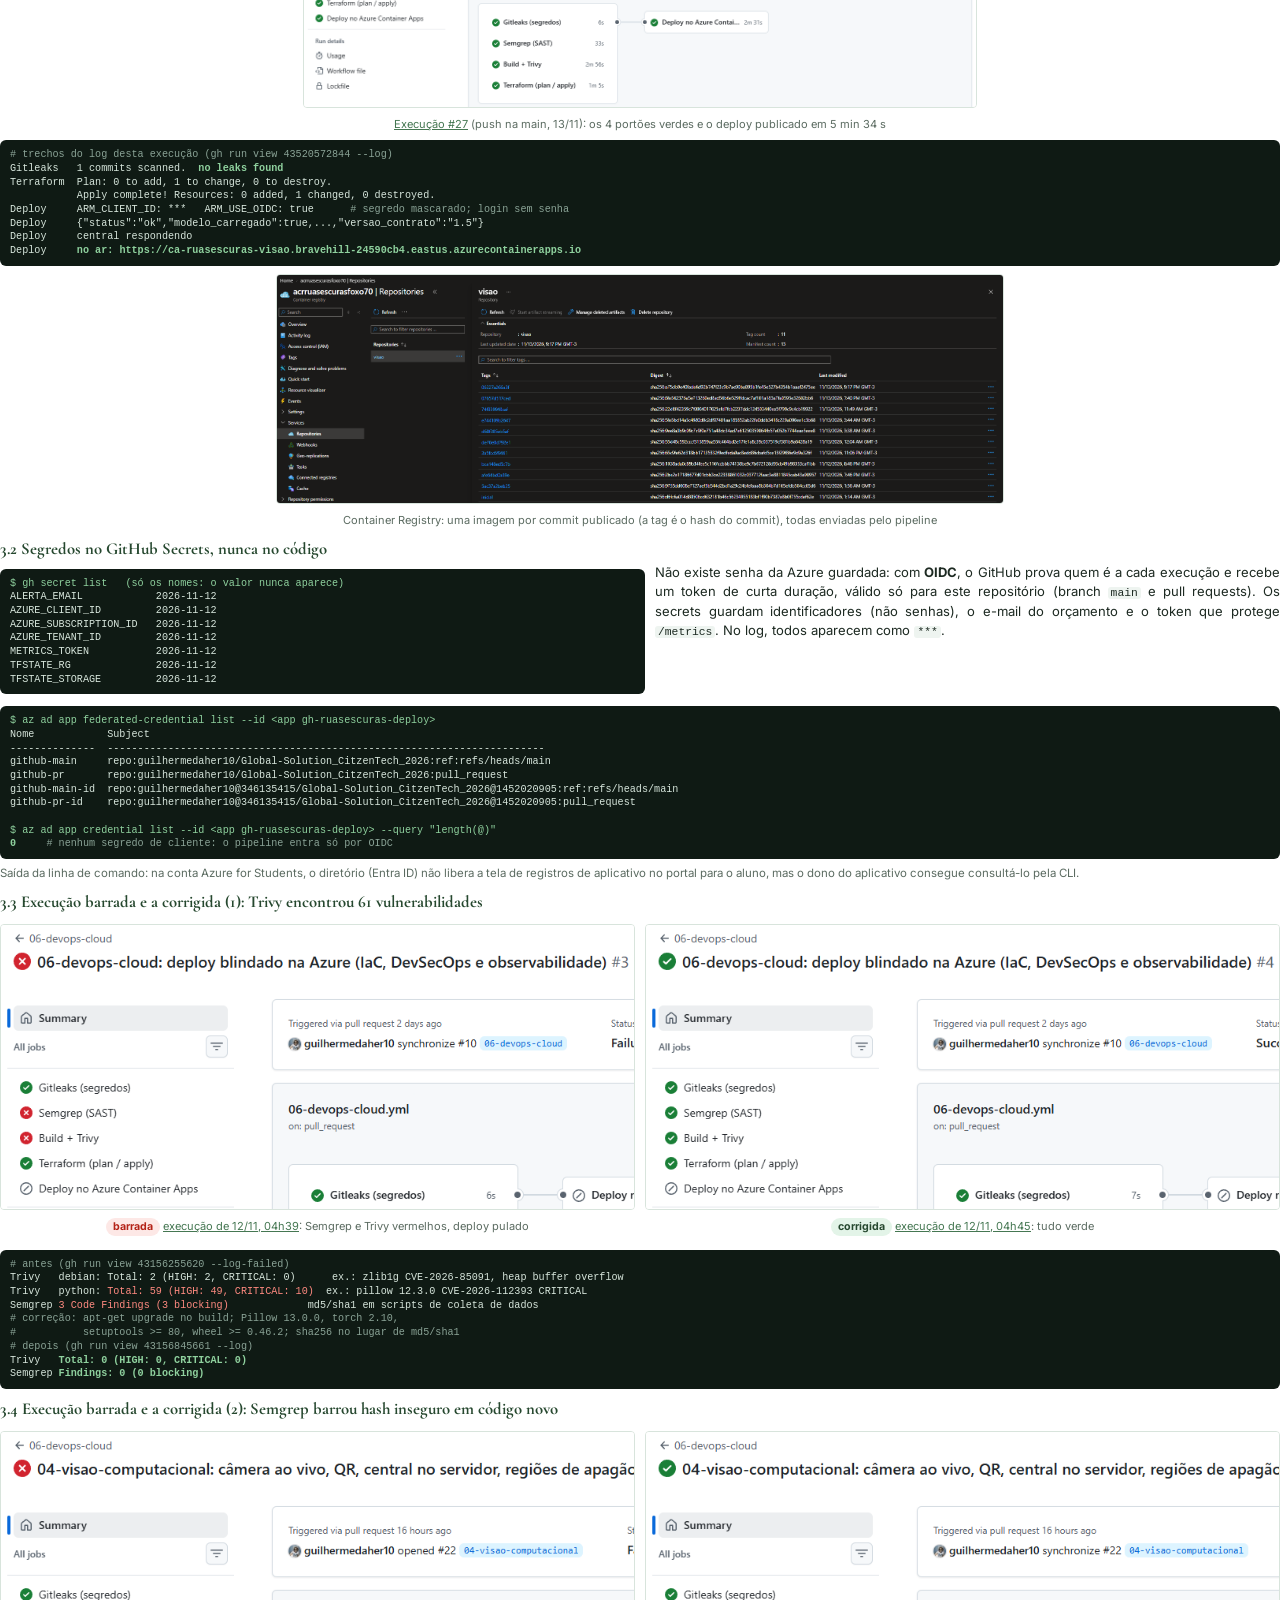
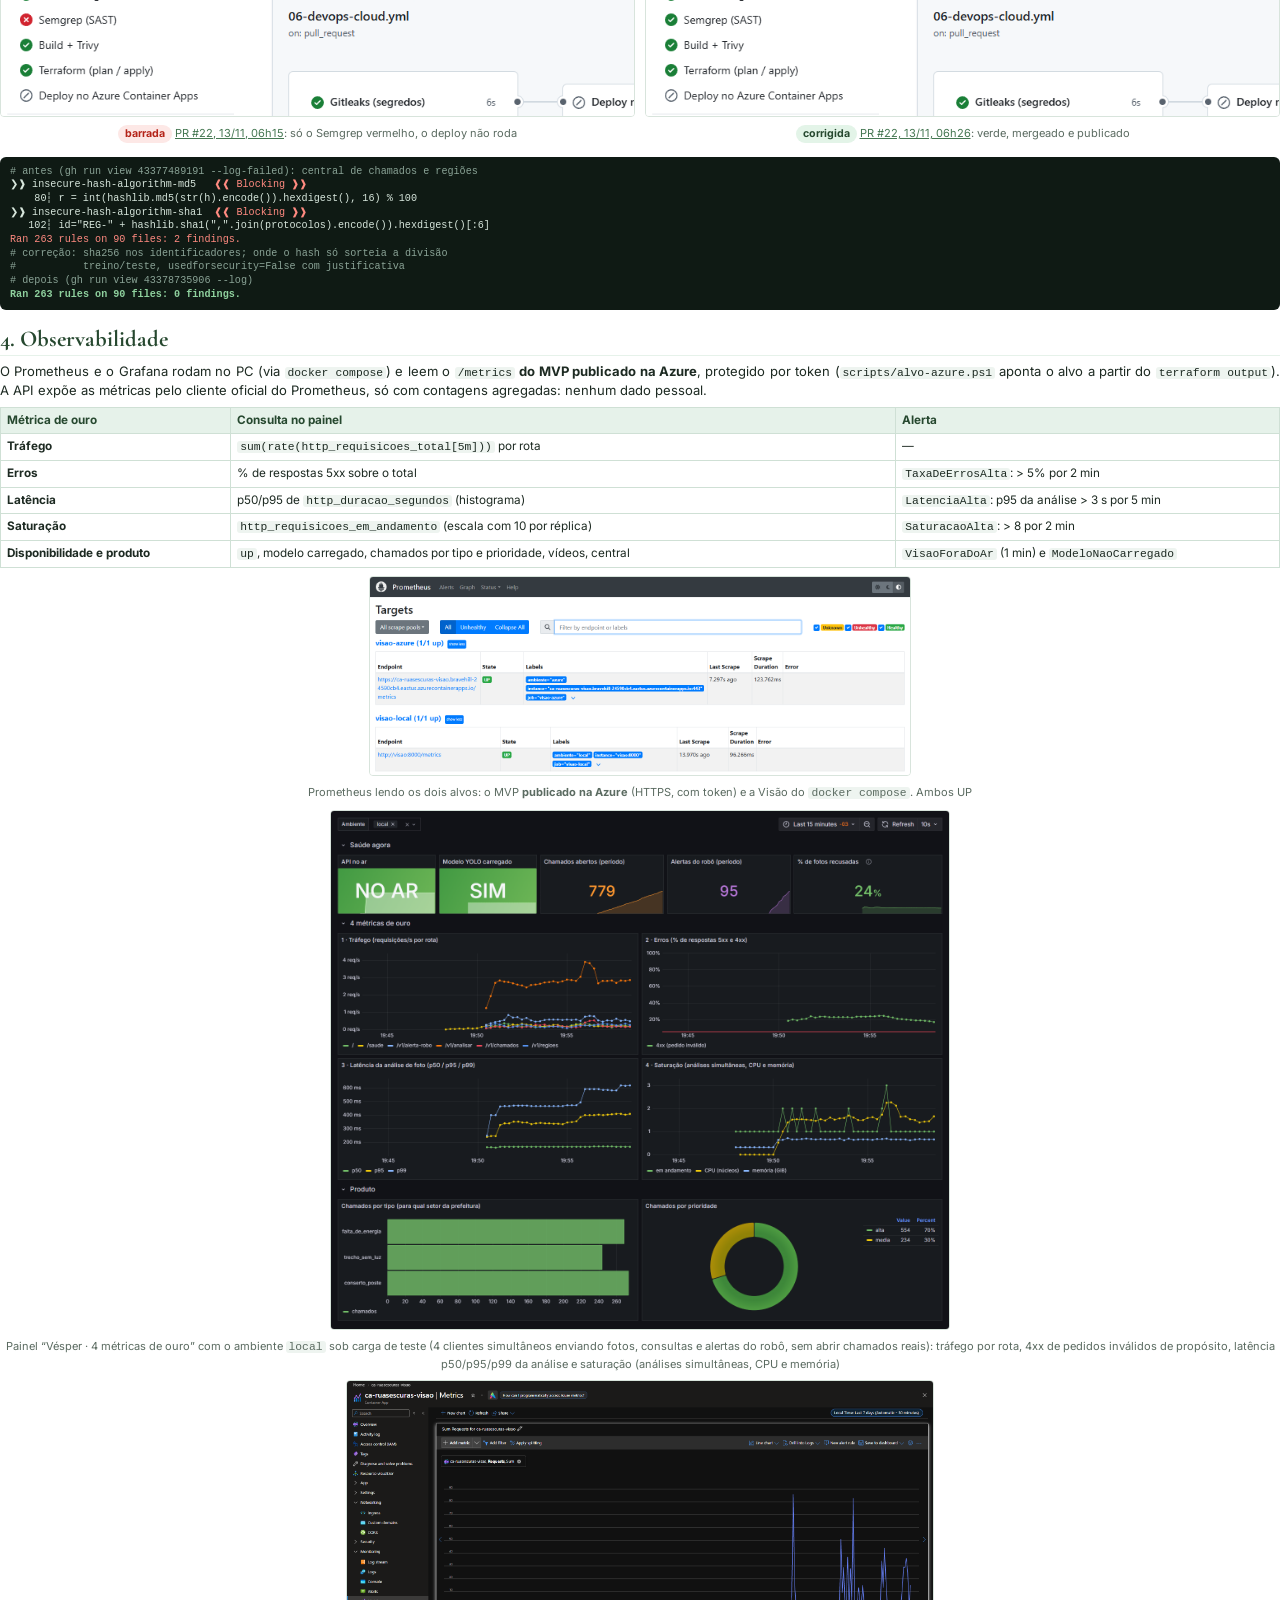
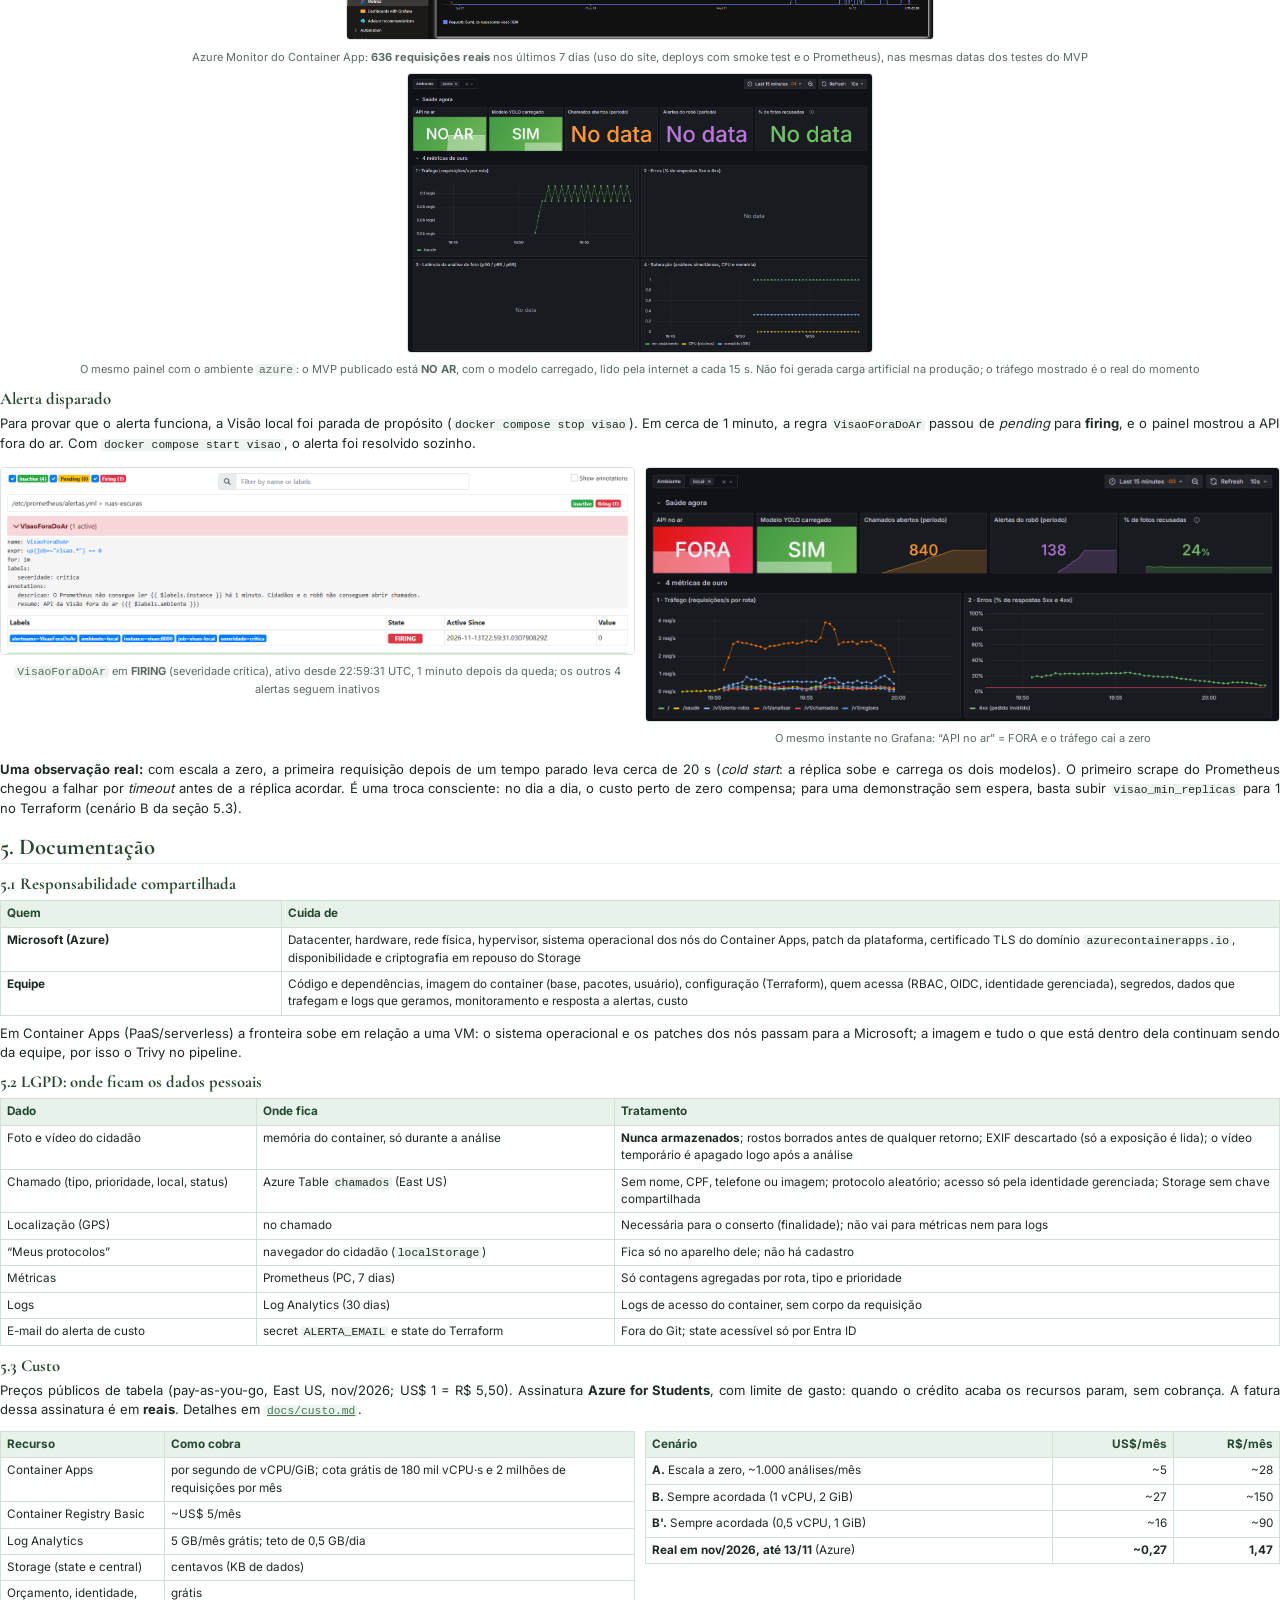
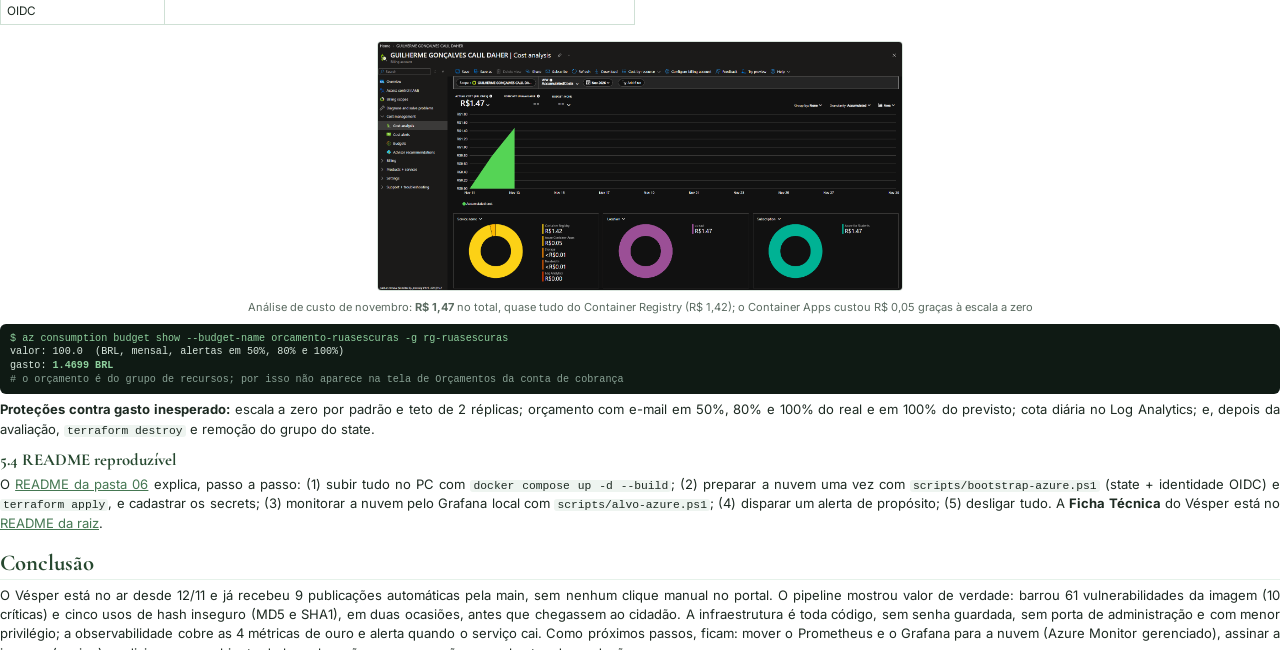
<file: 06-devops-cloud/docs/relatorio/relatorio-devops.html>
<!doctype html>
<html lang="pt-BR">
<head>
<meta charset="utf-8">
<title>Vésper · Relatório de DevOps e Cloud</title>
<style>
@font-face { font-family: "Cormorant"; font-weight: 700; src: url(../../../04-visao-computacional/web/fontes/cormorant-garamond-latin-700-normal.woff2) format("woff2"); }
@font-face { font-family: "Cormorant"; font-weight: 600; font-style: italic; src: url(../../../04-visao-computacional/web/fontes/cormorant-garamond-latin-600-italic.woff2) format("woff2"); }
@font-face { font-family: "Inter"; font-weight: 400; src: url(../../../04-visao-computacional/web/fontes/inter-latin-400-normal.woff2) format("woff2"); }
@font-face { font-family: "Inter"; font-weight: 700; src: url(../../../04-visao-computacional/web/fontes/inter-latin-700-normal.woff2) format("woff2"); }
@page { size: A4; margin: 16mm 16mm 18mm 16mm; }
:root { --verde: #26482f; --verde2: #457752; --menta: #e6f2ea; --ambar: #b7791f; --vermelho: #b42318; --texto: #1d2a22; --cinza: #5b6b61; }
* { box-sizing: border-box; }
body { font-family: Inter, "Segoe UI", Arial, sans-serif; color: var(--texto); font-size: 9.8pt; line-height: 1.48; margin: 0; }
h1, h2, h3 { font-family: Cormorant, Georgia, serif; color: var(--verde); line-height: 1.15; }
h1 { font-size: 26pt; margin: 0 0 4px; }
h2 { font-size: 17pt; margin: 16px 0 6px; border-bottom: 1.5px solid var(--menta); padding-bottom: 3px; break-after: avoid; }
h3 { font-size: 12.5pt; margin: 11px 0 4px; break-after: avoid; }
p { margin: 5px 0; text-align: justify; }
.sub { font-family: Cormorant, Georgia, serif; font-style: italic; font-size: 14pt; color: var(--verde2); margin: 0 0 10px; }
.capa { border-left: 5px solid var(--verde2); padding: 4px 0 4px 14px; margin-bottom: 10px; }
.meta { font-size: 8.8pt; color: var(--cinza); text-align: left; }
table { width: 100%; border-collapse: collapse; margin: 6px 0 8px; font-size: 8.8pt; break-inside: avoid; }
th, td { border: 1px solid #cfe0d5; padding: 4px 6px; text-align: left; vertical-align: top; }
th { background: var(--menta); color: var(--verde); }
td.n, th.n { text-align: right; white-space: nowrap; }
.destaque { background: #f6faf7; border: 1px solid #cfe0d5; border-radius: 6px; padding: 8px 10px; margin: 8px 0; break-inside: avoid; }
.alerta { background: #fdf6ea; border-color: #f1d9ad; }
figure { margin: 8px 0; text-align: center; break-inside: avoid; }
figure img { max-width: 100%; border: 1px solid #d8e4dc; border-radius: 4px; }
figcaption { font-size: 8.3pt; color: var(--cinza); margin-top: 3px; }
.duas { display: flex; gap: 10px; align-items: flex-start; break-inside: avoid; }
.duas > * { flex: 1; min-width: 0; }
ol li, ul li { margin: 2px 0; }
code { font-family: Consolas, monospace; font-size: 8.5pt; background: #eef4f0; padding: 0 3px; border-radius: 3px; }
pre.term { font-family: Consolas, monospace; font-size: 7.6pt; line-height: 1.35; background: #0f1a14; color: #d7e6dc; border-radius: 6px;
  padding: 8px 10px; margin: 6px 0; white-space: pre-wrap; word-break: break-all; break-inside: avoid; text-align: left; }
pre.term .cmd { color: #8fd19e; }
pre.term .ruim { color: #ff8a80; }
pre.term .bom { color: #8fd19e; font-weight: 700; }
pre.term .com { color: #8aa396; }
.selo { display: inline-block; padding: 1px 7px; border-radius: 999px; font-size: 8pt; font-weight: 700; }
.selo.ok { background: #e3f4e8; color: var(--verde); }
.selo.no { background: #fde8e6; color: var(--vermelho); }
.quebra { break-before: page; }
a { color: var(--verde2); }
svg text { font-family: Inter, Arial, sans-serif; }
</style>
</head>
<body>

<div class="capa">
  <h1>Vésper: Deploy Blindado</h1>
  <p class="sub">O MVP no ar por um pipeline DevSecOps, em nuvem criada por código e com observabilidade</p>
  <p class="meta">FIAP · Engenharia de Software, 4º ano · Global Solution 2026.2 (CitizenTech) · Secure DevOps Tools &amp; Cloud Computing ·
  Professores Gabriel Henrique Boyczuk Arcanjo e Cleórbete Santos</p>
  <p class="meta">
    <b>MVP no ar:</b> <a href="https://ca-ruasescuras-visao.bravehill-24590cb4.eastus.azurecontainerapps.io">ca-ruasescuras-visao.bravehill-24590cb4.eastus.azurecontainerapps.io</a> ·
    <a href="https://ca-ruasescuras-visao.bravehill-24590cb4.eastus.azurecontainerapps.io/docs">API (/docs)</a> ·
    <a href="https://ca-ruasescuras-visao.bravehill-24590cb4.eastus.azurecontainerapps.io/saude">/saude</a><br>
    <b>Repositório:</b> <a href="https://github.com/guilhermedaher10/Global-Solution_CitzenTech_2026">github.com/guilhermedaher10/Global-Solution_CitzenTech_2026</a> ·
    <a href="https://github.com/guilhermedaher10/Global-Solution_CitzenTech_2026/tree/main/06-devops-cloud">pasta 06-devops-cloud</a> ·
    <a href="https://github.com/guilhermedaher10/Global-Solution_CitzenTech_2026/blob/main/.github/workflows/06-devops-cloud.yml">workflow</a> ·
    <a href="https://github.com/guilhermedaher10/Global-Solution_CitzenTech_2026/actions/workflows/06-devops-cloud.yml">execuções no Actions</a> ·
    <a href="https://github.com/guilhermedaher10/Global-Solution_CitzenTech_2026#readme">Ficha Técnica (README)</a>
  </p>
</div>

<table>
  <tr><th>Nome</th><th>RM</th><th>Papel no projeto</th></tr>
  <tr><td>Guilherme Daher</td><td>98611</td><td>DevOps e Cloud · Visão Computacional</td></tr>
  <tr><td>Gabriel Freitas</td><td>550187</td><td>Generative AI</td></tr>
  <tr><td>Heitor Nobre</td><td>551539</td><td>Maker Lab</td></tr>
  <tr><td>Vinicius Yamashita</td><td>550908</td><td>RPA</td></tr>
  <tr><td>Lucca Alexandre</td><td>99700</td><td>Big Data · Negócio e Pitch</td></tr>
</table>

<h2>O que é o Vésper e o que esta disciplina entrega</h2>
<p>O <b>Vésper</b> liga quem está numa rua escura, ou sem luz no bairro, a quem pode resolver. O cidadão abre o site
pelo celular, filma alguns segundos e o chamado chega à central já confirmado por visão computacional, com protocolo,
prioridade e o órgão responsável (iluminação pública da prefeitura ou distribuidora de energia). Nesta disciplina, o
papel é a <b>Produção</b>: colocar esse MVP no ar <b>sem ninguém clicar em botão</b>. Cada push na <code>main</code>
passa por um pipeline que barra segredo vazado, código inseguro e dependência vulnerável; só então a nova versão é
publicada na Azure, numa infraestrutura descrita em Terraform, e o Grafana mostra a saúde do sistema.</p>

<table>
  <tr><th style="width:24%">Critério (14 pts)</th><th>O que foi feito</th><th style="width:15%">Evidência</th></tr>
  <tr><td><b>Container e IaC</b> (5)</td><td>Dockerfile <code>python:3.11-slim</code>, usuário sem privilégios (uid 10001), sem segredo; <code>docker compose</code> sobe Visão, GenAI, Ollama, Prometheus e Grafana. Toda a nuvem em Terraform, state remoto num Storage sem chave, <code>.tfvars</code> fora do Git e <b>nenhuma porta de administração</b> (serverless, só HTTPS 443)</td><td>Seção 2</td></tr>
  <tr><td><b>Pipeline DevSecOps</b> (4)</td><td>GitHub Actions a cada push/PR: Gitleaks, Semgrep, build + Trivy, Terraform e deploy com OIDC (sem senha). Segredos em GitHub Secrets. <b>Duas execuções barradas e corrigidas</b> (Trivy: 61 vulnerabilidades → 0; Semgrep: hash inseguro → 0)</td><td>Seção 3</td></tr>
  <tr><td><b>Observabilidade</b> (3)</td><td>Prometheus + Grafana local lendo o MVP publicado na Azure: painel com as 4 métricas de ouro e métricas do produto; 5 regras de alerta e um alerta disparado de propósito</td><td>Seção 4</td></tr>
  <tr><td><b>Documentação</b> (2)</td><td>Diagrama da arquitetura, responsabilidade compartilhada, onde ficam os dados pessoais (LGPD), custo estimado e real, README reproduzível</td><td>Seções 1 e 5</td></tr>
</table>

<h2>1. Arquitetura</h2>
<figure>
<svg viewBox="0 0 900 440" width="100%" xmlns="http://www.w3.org/2000/svg" role="img" aria-label="Arquitetura do Vésper na Azure">
  <defs>
    <marker id="s" viewBox="0 0 10 10" refX="9" refY="5" markerWidth="7" markerHeight="7" orient="auto-start-reverse"><path d="M0,0 L10,5 L0,10 z" fill="#457752"/></marker>
    <marker id="sc" viewBox="0 0 10 10" refX="9" refY="5" markerWidth="7" markerHeight="7" orient="auto-start-reverse"><path d="M0,0 L10,5 L0,10 z" fill="#8a9a90"/></marker>
  </defs>
  <style>
    .cx { fill: #fff; stroke: #9cc3a8; stroke-width: 1.4; rx: 7; }
    .gr { fill: #f3f8f4; stroke: #c7dccd; stroke-width: 1.2; stroke-dasharray: 5 4; }
    .t { font-size: 12px; fill: #1d2a22; font-weight: 700; }
    .s { font-size: 10.5px; fill: #5b6b61; }
    .g { font-size: 11.5px; fill: #26482f; font-weight: 700; letter-spacing: .4px; }
    .l { stroke: #457752; stroke-width: 1.6; fill: none; marker-end: url(#s); }
    .lc { stroke: #8a9a90; stroke-width: 1.3; fill: none; stroke-dasharray: 4 3; marker-end: url(#sc); }
    .r { font-size: 10px; fill: #457752; font-weight: 700; }
  </style>
  <!-- GitHub -->
  <rect class="gr" x="10" y="10" width="250" height="300" rx="10"/>
  <text class="g" x="24" y="32">GITHUB ACTIONS (a cada push/PR)</text>
  <rect class="cx" x="24" y="44" width="222" height="34"/><text class="t" x="36" y="66">Gitleaks</text><text class="s" x="110" y="66">segredo vazado</text>
  <rect class="cx" x="24" y="86" width="222" height="34"/><text class="t" x="36" y="108">Semgrep</text><text class="s" x="110" y="108">código inseguro</text>
  <rect class="cx" x="24" y="128" width="222" height="34"/><text class="t" x="36" y="150">Build + Trivy</text><text class="s" x="134" y="150">CVE na imagem/IaC</text>
  <rect class="cx" x="24" y="170" width="222" height="34"/><text class="t" x="36" y="192">Terraform</text><text class="s" x="110" y="192">plan (PR) · apply (main)</text>
  <rect class="cx" x="24" y="230" width="222" height="60" style="stroke:#457752;stroke-width:2"/><text class="t" x="36" y="252">Deploy + smoke test</text><text class="s" x="36" y="268">só se os 4 acima passarem</text><text class="r" x="36" y="281">imagem → ACR · login OIDC, sem senha</text>
  <path class="l" d="M135 204 L135 228"/>
  <!-- push -->
  <rect class="cx" x="24" y="340" width="222" height="40"/><text class="t" x="36" y="358">Equipe: push na main</text><text class="s" x="36" y="373">branch por disciplina + PR</text>
  <path class="l" d="M135 340 L135 312"/>
  <!-- Azure -->
  <rect class="gr" x="300" y="10" width="420" height="300" rx="10"/>
  <text class="g" x="314" y="32">AZURE · rg-ruasescuras · East US</text>
  <rect class="cx" x="314" y="44" width="186" height="50"/><text class="t" x="326" y="66">Container Registry</text><text class="s" x="326" y="82">privado, sem usuário admin</text>
  <rect class="cx" x="314" y="112" width="392" height="72" style="stroke:#457752;stroke-width:2"/>
  <text class="t" x="326" y="134">Container Apps (serverless) · Visão API + site</text>
  <text class="s" x="326" y="152">só HTTPS 443, certificado gerenciado · escala 0 a 2 réplicas</text>
  <text class="s" x="326" y="168">sem VM, logo sem porta SSH/RDP · /metrics com token</text>
  <rect class="cx" x="520" y="44" width="186" height="50"/><text class="t" x="532" y="66">Identidade gerenciada</text><text class="s" x="532" y="82">AcrPull + Table Data Contrib.</text>
  <rect class="cx" x="314" y="202" width="186" height="50"/><text class="t" x="326" y="224">Storage · tabela</text><text class="s" x="326" y="240">central de chamados, sem chave</text>
  <rect class="cx" x="520" y="202" width="186" height="50"/><text class="t" x="532" y="224">Log Analytics</text><text class="s" x="532" y="240">30 dias · teto 0,5 GB/dia</text>
  <rect class="cx" x="314" y="262" width="392" height="36"/><text class="t" x="326" y="285">Orçamento R$ 100/mês</text><text class="s" x="498" y="285">alertas em 50%, 80% e 100%</text>
  <path class="l" d="M407 112 L407 96"/><text class="r" x="414" y="108">puxa a imagem</text>
  <path class="l" d="M407 184 L407 200"/>
  <path class="l" d="M613 184 L613 200"/>
  <path class="lc" d="M613 112 L613 96"/>
  <!-- pipeline to azure -->
  <path class="l" d="M246 258 C280 258 280 70 312 70"/>
  <path class="l" d="M246 270 C290 270 290 150 312 150"/>
  <!-- state -->
  <rect class="gr" x="300" y="330" width="420" height="100" rx="10"/>
  <text class="g" x="314" y="352">AZURE · rg-ruasescuras-tfstate</text>
  <rect class="cx" x="314" y="362" width="392" height="54"/><text class="t" x="326" y="384">Storage do state do Terraform</text><text class="s" x="326" y="402">só login Entra ID (chave desligada) · TLS 1.2 · versionado</text>
  <path class="lc" d="M246 187 C275 187 275 389 312 389"/>
  <!-- users -->
  <rect class="gr" x="755" y="10" width="135" height="300" rx="10"/>
  <text class="g" x="768" y="32">QUEM USA</text>
  <rect class="cx" x="768" y="50" width="110" height="48"/><text class="t" x="778" y="70">Cidadão</text><text class="s" x="778" y="86">celular, sem app</text>
  <rect class="cx" x="768" y="110" width="110" height="48"/><text class="t" x="778" y="130">Prefeitura</text><text class="s" x="778" y="146">central</text>
  <rect class="cx" x="768" y="170" width="110" height="48"/><text class="t" x="778" y="190">Robô, RPA</text><text class="s" x="778" y="206">e GenAI (API)</text>
  <path class="l" d="M768 134 L708 148"/><text class="r" x="720" y="128">HTTPS</text>
  <!-- monitoring -->
  <rect class="gr" x="755" y="330" width="135" height="100" rx="10"/>
  <text class="g" x="768" y="352">PC DA EQUIPE</text>
  <text class="t" x="768" y="376">Prometheus</text><text class="t" x="768" y="396">→ Grafana</text><text class="s" x="768" y="414">docker compose</text>
  <path class="l" d="M790 330 C790 260 740 190 708 176"/><text class="r" x="770" y="292">/metrics</text>
</svg>
<figcaption>Arquitetura em produção. Setas contínuas: fluxo de deploy e de uso; tracejadas: acesso a configuração e state</figcaption>
</figure>

<p><b>Por que Container Apps.</b> É serverless: não existe máquina virtual, logo não existe porta de administração
(SSH ou RDP) para ficar exposta. A única entrada é HTTPS 443 com certificado gerenciado pela Microsoft. Escala a zero
quando ninguém usa (custo perto de zero) e sobe sozinho com o tráfego, até 2 réplicas.</p>
<p><b>Terraform × pipeline.</b> O Terraform cria e mantém a infraestrutura; a <b>versão</b> em produção é trocada pelo
pipeline (<code>az containerapp update</code> com a imagem marcada pelo commit). O Terraform ignora a imagem depois de
criada, então um <code>terraform apply</code> nunca volta a produção para uma versão antiga.</p>
<p><b>Um problema real resolvido.</b> Em nov/2026 a Azure passou a criar ambientes novos de Container Apps no modo
<i>Express</i> (preview) quando o pedido não diz o modo. Nesse modo o registro privado é ignorado e o container não
consegue puxar a imagem com identidade gerenciada (erro <code>BuildFailed ... registryCredentials</code>). Como o
provedor <code>azurerm</code> 4.x ainda não tem o campo, o ambiente é declarado pelo provedor oficial <code>azapi</code>
com <code>environmentMode = "WorkloadProfiles"</code> e o perfil <i>Consumption</i>, que continua serverless.</p>

<h2 class="quebra">2. Container e Infraestrutura como Código</h2>
<h3>2.1 Dockerfile enxuto e seguro</h3>
<table>
  <tr><th style="width:30%">Boa prática</th><th>Como está no <a href="https://github.com/guilhermedaher10/Global-Solution_CitzenTech_2026/blob/main/04-visao-computacional/Dockerfile">Dockerfile</a></th></tr>
  <tr><td>Imagem base mínima</td><td><code>python:3.11-slim</code>; PyTorch na versão <b>só CPU</b> (cerca de 1 GB menor que a com CUDA); <code>.dockerignore</code> deixa de fora dados, testes, notebooks, resultados e <code>.env</code></td></tr>
  <tr><td>Usuário não root</td><td><code>useradd --uid 10001 app</code> e <code>USER app</code>: mesmo que alguém explore a aplicação, não é root no container</td></tr>
  <tr><td>Sem segredo na imagem</td><td>Nenhuma chave no Dockerfile nem nos arquivos copiados; tokens chegam por variável de ambiente (Container Apps <i>secrets</i>) em tempo de execução. O Gitleaks e o Semgrep conferem a cada push</td></tr>
  <tr><td>Correções de segurança</td><td><code>apt-get upgrade</code> no build e versões fixas sem CVE (Pillow 13, torch 2.10, setuptools ≥ 80), exigidas pelo Trivy (ver 3.3)</td></tr>
  <tr><td>Saúde</td><td><code>HEALTHCHECK</code> chamando <code>/saude</code></td></tr>
</table>
<p>O tamanho final (cerca de 2,6 GB) vem quase todo do PyTorch e das bibliotecas de visão computacional, necessárias para
rodar o YOLO26 em CPU; o código e os dois modelos ocupam menos de 30 MB.</p>

<h3>2.2 A stack inteira sobe com <code>docker compose</code></h3>
<p>Um comando sobe o produto integrado e monitorado no PC: Visão (API + site), assistente de IA generativa (GenAI) com
Ollama, Prometheus e Grafana. Os serviços da equipe rodam endurecidos: <code>read_only</code>, <code>cap_drop: ALL</code>
e <code>no-new-privileges</code>.</p>
<pre class="term">$ docker compose up -d --build
$ docker compose ps
SERVICE      IMAGE                      STATUS                   PORTS
genai        ruas-escuras/genai:local   Up 4 minutes <span class="bom">(healthy)</span>   0.0.0.0:8001-&gt;8001/tcp
grafana      grafana/grafana:11.3.1     Up About a minute        0.0.0.0:3000-&gt;3000/tcp
ollama       ollama/ollama:0.40.16      Up 5 minutes             11434/tcp
prometheus   prom/prometheus:v2.55.1    Up 5 minutes             0.0.0.0:9090-&gt;9090/tcp
visao        ruas-escuras/visao:local   Up 4 minutes <span class="bom">(healthy)</span>   0.0.0.0:8000-&gt;8000/tcp

$ docker compose exec visao id
<span class="bom">uid=10001(app)</span> gid=10001(app) groups=10001(app)
$ docker compose exec visao touch /app/teste
touch: cannot touch &#x27;/app/teste&#x27;: <span class="bom">Read-only file system</span>
$ curl -s localhost:8000/saude
{&quot;status&quot;:&quot;ok&quot;,&quot;modelo_carregado&quot;:true,&quot;modelo&quot;:{&quot;nome&quot;:&quot;best&quot;,&quot;versao&quot;:&quot;dev&quot;},&quot;erro&quot;:null,&quot;genai&quot;:{&quot;configurado&quot;:true,<span class="bom">&quot;no_ar&quot;:true</span>,&quot;url&quot;:&quot;http://genai:8001&quot;},&quot;versao_contrato&quot;:&quot;1.5&quot;}
<span class="com"># usuário sem privilégios, sistema de arquivos imutável e a Visão já conversando com o GenAI dentro da rede do compose</span></pre>

<h3>2.3 Nuvem criada por Terraform</h3>
<p>Todos os recursos de produção estão em <a href="https://github.com/guilhermedaher10/Global-Solution_CitzenTech_2026/tree/main/06-devops-cloud/terraform"><code>06-devops-cloud/terraform/</code></a>
(provedores <code>azurerm</code> 4.x e <code>azapi</code> 2.x). O state fica <b>fora do repositório</b>, num Storage
Account que só aceita login Entra ID, e os <code>.tfvars</code> são ignorados pelo Git:</p>
<pre class="term"><span class="cmd">$ az resource list -g rg-ruasescuras -o table</span>
Nome                    Tipo
----------------------  ------------------------------------------------
log-ruasescuras-foxo70  Microsoft.OperationalInsights/workspaces
id-ruasescuras-visao    Microsoft.ManagedIdentity/userAssignedIdentities
acrruasescurasfoxo70    Microsoft.ContainerRegistry/registries
cae-ruasescuras-wp      Microsoft.App/managedEnvironments
ca-ruasescuras-visao    Microsoft.App/containerApps
stcentralfoxo70         Microsoft.Storage/storageAccounts

<span class="cmd">$ az storage account list -g rg-ruasescuras-tfstate</span>
Nome                   ChaveCompartilhada    TLS
---------------------  --------------------  ------
struasescurastfe0cab8  <span class="bom">False</span>                 TLS1_2</pre>
<pre class="term"><span class="cmd">$ git check-ignore -v  (arquivos sensíveis fora do Git)</span>
.gitignore:20:*.tfvars   terraform/terraform.tfvars
terraform/.gitignore:2:*.tfplan   terraform/central.tfplan
.gitignore:11:.env   06-devops-cloud/.env
.gitignore:11:.env   04-visao-computacional/.env
.gitignore:17:.terraform/   terraform/.terraform

<span class="cmd">$ git ls-files | grep -E "tfvars$|tfstate|\.env$"</span>
<span class="bom">(nenhum arquivo sensível versionado)</span>

<span class="com"># versions.tf: backend "azurerm" com use_azuread_auth = true;
# nomes do state passados por -backend-config, nada da
# assinatura fica no código</span></pre>
<figure><img src="../img/az_portal_recursos.png" style="max-height:250px">
<figcaption>Portal da Azure: o grupo <code>rg-ruasescuras</code> com os 6 recursos criados pelo Terraform, todos em East US</figcaption></figure>

<h3>2.4 Porta de administração nunca aberta</h3>
<p>Não há VM nem regra de rede com SSH (22) ou RDP (3389): o único ponto de entrada é o <i>ingress</i> HTTPS do Container
Apps. A consulta abaixo, feita direto na Azure, mostra entrada só por HTTPS, sem portas extras e com escala a zero:</p>
<pre class="term"><span class="cmd">$ az containerapp show -n ca-ruasescuras-visao -g rg-ruasescuras</span>
entrada_externa: true
so_https: <span class="bom">true</span>          <span class="com"># allowInsecure = false</span>
porta_alvo: 8000        <span class="com"># interna; fora só 443</span>
portas_extras: <span class="bom">null</span>     <span class="com"># nenhuma porta além do HTTPS</span>
replicas_min: null      <span class="com"># = 0: escala a zero sem uso</span>
replicas_max: 2
identidade: UserAssigned
imagem: acrruasescurasfoxo70.azurecr.io/visao:07657d517ced
revisao: ca-ruasescuras-visao--0000009</pre>
<pre class="term"><span class="cmd">$ az role assignment list --assignee &lt;identidade da Visão&gt; --all</span>
Papel                           Recurso
------------------------------  ----------------------------
AcrPull                         …/registries/acrruasescurasfoxo70
Storage Table Data Contributor  …/storageAccounts/stcentralfoxo70

<span class="cmd">$ az role assignment list -g rg-ruasescuras  (pipeline, OIDC)</span>
Papel        Principal         Escopo
-----------  ----------------  ---------------------------
Contributor  ServicePrincipal  …/resourceGroups/rg-ruasescuras

<span class="cmd">$ az storage account show -n stcentralfoxo70</span>
chave_compartilhada: <span class="bom">false</span>   tls_minimo: TLS1_2
acesso_publico_blob: false   so_https: true</pre>
<div class="duas">
<figure><img src="../img/az_portal_ingresso.png"><figcaption>Ingress: só HTTP(S), “Insecure connections” <b>desmarcado</b>, nenhuma porta TCP adicional</figcaption></figure>
<figure><img src="../img/az_portal_escala.png"><figcaption>Escala: mínimo <b>0</b> e máximo <b>2</b> réplicas, regra por requisições simultâneas; 0 réplicas no momento do print (dormindo)</figcaption></figure>
</div>
<figure><img src="../img/az_portal_identidade.png" style="max-height:120px"><figcaption>Identidade gerenciada da Visão: apenas <b>AcrPull</b> no registro e <b>Storage Table Data Contributor</b> na conta da central</figcaption></figure>
<figure><img src="../img/az_portal_storage.png" style="max-height:240px"><figcaption>Storage da central: “Allow storage account key access” <b>Disabled</b>, transferência segura obrigatória, acesso anônimo desligado e TLS 1.2</figcaption></figure>
<p>Menor privilégio: a identidade do container só pode <b>puxar imagens</b> do registro e <b>escrever na tabela</b> da
central; a identidade do pipeline é <i>Contributor</i> apenas no grupo da aplicação e não pode conceder permissões.</p>

<h2>3. Pipeline DevSecOps</h2>
<p>O workflow <a href="https://github.com/guilhermedaher10/Global-Solution_CitzenTech_2026/blob/main/.github/workflows/06-devops-cloud.yml"><code>.github/workflows/06-devops-cloud.yml</code></a>
roda a cada push e pull request. Quatro portões correm em paralelo; o deploy depende de todos
(<code>needs: [gitleaks, semgrep, build, terraform]</code>): <b>qualquer um vermelho, nada é publicado</b>.</p>
<table>
  <tr><th style="width:22%">Etapa</th><th>O que barra</th><th style="width:22%">Na PR / na main</th></tr>
  <tr><td><b>Gitleaks</b> 8.24</td><td>Segredo vazado nos commits do push/PR (binário com checksum conferido)</td><td>roda / roda</td></tr>
  <tr><td><b>Semgrep</b></td><td>Código inseguro: 263 regras de Python, Dockerfile, Terraform e segredos (<code>--error</code>)</td><td>roda / roda</td></tr>
  <tr><td><b>Build + Trivy</b> 0.57</td><td>Vulnerabilidade HIGH/CRITICAL com correção na imagem; configuração insegura no Terraform</td><td>roda / roda</td></tr>
  <tr><td><b>Terraform</b> 1.17</td><td>Mudança de infraestrutura inesperada (plan na PR, apply na main), login por OIDC</td><td>plan / apply</td></tr>
  <tr><td><b>Deploy</b></td><td>Publica no ACR, troca a versão no Container Apps e faz <i>smoke test</i> em <code>/saude</code> e <code>/v1/chamados</code></td><td>— / roda</td></tr>
</table>

<h3>3.1 Execução verde completa, com deploy automático</h3>
<figure><img src="../img/gh_verde_main.png" style="max-height:250px">
<figcaption><a href="https://github.com/guilhermedaher10/Global-Solution_CitzenTech_2026/actions/runs/43520572844">Execução #27</a> (push na main, 13/11): os 4 portões verdes e o deploy publicado em 5 min 34 s</figcaption></figure>
<pre class="term"><span class="com"># trechos do log desta execução (gh run view 43520572844 --log)</span>
Gitleaks   1 commits scanned.  <span class="bom">no leaks found</span>
Terraform  Plan: 0 to add, 1 to change, 0 to destroy.
           Apply complete! Resources: 0 added, 1 changed, 0 destroyed.
Deploy     ARM_CLIENT_ID: ***   ARM_USE_OIDC: true      <span class="com"># segredo mascarado; login sem senha</span>
Deploy     {"status":"ok","modelo_carregado":true,...,"versao_contrato":"1.5"}
Deploy     central respondendo
Deploy     <span class="bom">no ar: https://ca-ruasescuras-visao.bravehill-24590cb4.eastus.azurecontainerapps.io</span></pre>

<figure><img src="../img/az_portal_tags.png" style="max-height:230px">
<figcaption>Container Registry: uma imagem por commit publicado (a tag é o hash do commit), todas enviadas pelo pipeline</figcaption></figure>

<h3>3.2 Segredos no GitHub Secrets, nunca no código</h3>
<div class="duas">
<pre class="term"><span class="cmd">$ gh secret list   (só os nomes: o valor nunca aparece)</span>
ALERTA_EMAIL            2026-11-12
AZURE_CLIENT_ID         2026-11-12
AZURE_SUBSCRIPTION_ID   2026-11-12
AZURE_TENANT_ID         2026-11-12
METRICS_TOKEN           2026-11-12
TFSTATE_RG              2026-11-12
TFSTATE_STORAGE         2026-11-12</pre>
<div><p style="margin-top:0">Não existe senha da Azure guardada: com <b>OIDC</b>, o GitHub prova quem é a cada execução e
recebe um token de curta duração, válido só para este repositório (branch <code>main</code> e pull requests). Os secrets guardam
identificadores (não senhas), o e-mail do orçamento e o token que protege <code>/metrics</code>. No log, todos
aparecem como <code>***</code>.</p></div>
</div>

<pre class="term"><span class="cmd">$ az ad app federated-credential list --id &lt;app gh-ruasescuras-deploy&gt;</span>
Nome            Subject
--------------  ------------------------------------------------------------------------
github-main     repo:guilhermedaher10/Global-Solution_CitzenTech_2026:ref:refs/heads/main
github-pr       repo:guilhermedaher10/Global-Solution_CitzenTech_2026:pull_request
github-main-id  repo:guilhermedaher10@346135415/Global-Solution_CitzenTech_2026@1452020905:ref:refs/heads/main
github-pr-id    repo:guilhermedaher10@346135415/Global-Solution_CitzenTech_2026@1452020905:pull_request

<span class="cmd">$ az ad app credential list --id &lt;app gh-ruasescuras-deploy&gt; --query "length(@)"</span>
<span class="bom">0</span>     <span class="com"># nenhum segredo de cliente: o pipeline entra só por OIDC</span></pre>
<p style="font-size:8.6pt;color:var(--cinza)">Saída da linha de comando: na conta Azure for Students, o diretório (Entra ID) não
libera a tela de registros de aplicativo no portal para o aluno, mas o dono do aplicativo consegue consultá-lo pela CLI.</p>

<h3>3.3 Execução barrada e a corrigida (1): Trivy encontrou 61 vulnerabilidades</h3>
<div class="duas">
<figure><img src="../img/gh_barrada_trivy.png"><figcaption><span class="selo no">barrada</span> <a href="https://github.com/guilhermedaher10/Global-Solution_CitzenTech_2026/actions/runs/43156255620">execução de 12/11, 04h39</a>: Semgrep e Trivy vermelhos, deploy pulado</figcaption></figure>
<figure><img src="../img/gh_corrigida_trivy.png"><figcaption><span class="selo ok">corrigida</span> <a href="https://github.com/guilhermedaher10/Global-Solution_CitzenTech_2026/actions/runs/43156845661">execução de 12/11, 04h45</a>: tudo verde</figcaption></figure>
</div>
<pre class="term"><span class="com"># antes (gh run view 43156255620 --log-failed)</span>
Trivy   debian: Total: 2 (HIGH: 2, CRITICAL: 0)      ex.: zlib1g CVE-2026-85091, heap buffer overflow
Trivy   python: <span class="ruim">Total: 59 (HIGH: 49, CRITICAL: 10)</span>  ex.: pillow 12.3.0 CVE-2026-112393 CRITICAL
Semgrep <span class="ruim">3 Code Findings (3 blocking)</span>             md5/sha1 em scripts de coleta de dados
<span class="com"># correção: apt-get upgrade no build; Pillow 13.0.0, torch 2.10,</span>
<span class="com">#           setuptools &gt;= 80, wheel &gt;= 0.46.2; sha256 no lugar de md5/sha1</span>
<span class="com"># depois (gh run view 43156845661 --log)</span>
Trivy   <span class="bom">Total: 0 (HIGH: 0, CRITICAL: 0)</span>
Semgrep <span class="bom">Findings: 0 (0 blocking)</span></pre>

<h3>3.4 Execução barrada e a corrigida (2): Semgrep barrou hash inseguro em código novo</h3>
<div class="duas">
<figure><img src="../img/gh_barrada_semgrep.png"><figcaption><span class="selo no">barrada</span> <a href="https://github.com/guilhermedaher10/Global-Solution_CitzenTech_2026/actions/runs/43377489191">PR #22, 13/11, 06h15</a>: só o Semgrep vermelho, o deploy não roda</figcaption></figure>
<figure><img src="../img/gh_corrigida_semgrep.png"><figcaption><span class="selo ok">corrigida</span> <a href="https://github.com/guilhermedaher10/Global-Solution_CitzenTech_2026/actions/runs/43378735906">PR #22, 13/11, 06h26</a>: verde, mergeado e publicado</figcaption></figure>
</div>
<pre class="term"><span class="com"># antes (gh run view 43377489191 --log-failed): central de chamados e regiões</span>
❯❱ insecure-hash-algorithm-md5   <span class="ruim">❰❰ Blocking ❱❱</span>
    80┆ r = int(hashlib.md5(str(h).encode()).hexdigest(), 16) % 100
❯❱ insecure-hash-algorithm-sha1  <span class="ruim">❰❰ Blocking ❱❱</span>
   102┆ id="REG-" + hashlib.sha1(",".join(protocolos).encode()).hexdigest()[:6]
<span class="ruim">Ran 263 rules on 90 files: 2 findings.</span>
<span class="com"># correção: sha256 nos identificadores; onde o hash só sorteia a divisão</span>
<span class="com">#           treino/teste, usedforsecurity=False com justificativa</span>
<span class="com"># depois (gh run view 43378735906 --log)</span>
<span class="bom">Ran 263 rules on 90 files: 0 findings.</span></pre>

<h2 class="quebra">4. Observabilidade</h2>
<p>O Prometheus e o Grafana rodam no PC (via <code>docker compose</code>) e leem o <code>/metrics</code> <b>do MVP
publicado na Azure</b>, protegido por token (<code>scripts/alvo-azure.ps1</code> aponta o alvo a partir do
<code>terraform output</code>). A API expõe as métricas pelo cliente oficial do Prometheus, só com contagens
agregadas: nenhum dado pessoal.</p>
<table>
  <tr><th style="width:18%">Métrica de ouro</th><th>Consulta no painel</th><th style="width:30%">Alerta</th></tr>
  <tr><td><b>Tráfego</b></td><td><code>sum(rate(http_requisicoes_total[5m]))</code> por rota</td><td>—</td></tr>
  <tr><td><b>Erros</b></td><td>% de respostas 5xx sobre o total</td><td><code>TaxaDeErrosAlta</code>: &gt; 5% por 2 min</td></tr>
  <tr><td><b>Latência</b></td><td>p50/p95 de <code>http_duracao_segundos</code> (histograma)</td><td><code>LatenciaAlta</code>: p95 da análise &gt; 3 s por 5 min</td></tr>
  <tr><td><b>Saturação</b></td><td><code>http_requisicoes_em_andamento</code> (escala com 10 por réplica)</td><td><code>SaturacaoAlta</code>: &gt; 8 por 2 min</td></tr>
  <tr><td><b>Disponibilidade e produto</b></td><td><code>up</code>, modelo carregado, chamados por tipo e prioridade, vídeos, central</td><td><code>VisaoForaDoAr</code> (1 min) e <code>ModeloNaoCarregado</code></td></tr>
</table>
<figure><img src="../img/prom_alvos.png" style="max-height:200px">
<figcaption>Prometheus lendo os dois alvos: o MVP <b>publicado na Azure</b> (HTTPS, com token) e a Visão do <code>docker compose</code>. Ambos UP</figcaption></figure>
<figure><img src="../img/grafana_local.png" style="max-height:520px">
<figcaption>Painel “Vésper · 4 métricas de ouro” com o ambiente <code>local</code> sob carga de teste (4 clientes simultâneos enviando fotos, consultas e alertas do robô, sem abrir chamados reais): tráfego por rota, 4xx de pedidos inválidos de propósito, latência p50/p95/p99 da análise e saturação (análises simultâneas, CPU e memória)</figcaption></figure>
<figure><img src="../img/az_portal_metricas.png" style="max-height:260px">
<figcaption>Azure Monitor do Container App: <b>636 requisições reais</b> nos últimos 7 dias (uso do site, deploys com smoke test e o Prometheus), nas mesmas datas dos testes do MVP</figcaption></figure>
<figure><img src="../img/grafana_azure.png" style="max-height:280px">
<figcaption>O mesmo painel com o ambiente <code>azure</code>: o MVP publicado está <b>NO AR</b>, com o modelo carregado, lido pela internet a cada 15 s. Não foi gerada carga artificial na produção; o tráfego mostrado é o real do momento</figcaption></figure>
<h3>Alerta disparado</h3>
<p>Para provar que o alerta funciona, a Visão local foi parada de propósito (<code>docker compose stop visao</code>). Em
cerca de 1 minuto, a regra <code>VisaoForaDoAr</code> passou de <i>pending</i> para <b>firing</b>, e o painel mostrou a
API fora do ar. Com <code>docker compose start visao</code>, o alerta foi resolvido sozinho.</p>
<div class="duas">
<figure><img src="../img/prom_alertas.png"><figcaption><code>VisaoForaDoAr</code> em <b>FIRING</b> (severidade crítica), ativo desde 22:59:31 UTC, 1 minuto depois da queda; os outros 4 alertas seguem inativos</figcaption></figure>
<figure><img src="../img/grafana_queda.png"><figcaption>O mesmo instante no Grafana: “API no ar” = FORA e o tráfego cai a zero</figcaption></figure>
</div>
<p><b>Uma observação real:</b> com escala a zero, a primeira requisição depois de um tempo parado leva cerca de 20 s
(<i>cold start</i>: a réplica sobe e carrega os dois modelos). O primeiro scrape do Prometheus chegou a falhar por
<i>timeout</i> antes de a réplica acordar. É uma troca consciente: no dia a dia, o custo perto de zero
compensa; para uma demonstração sem espera, basta subir <code>visao_min_replicas</code> para 1 no Terraform
(cenário B da seção 5.3).</p>

<h2>5. Documentação</h2>
<h3>5.1 Responsabilidade compartilhada</h3>
<table>
  <tr><th style="width:22%">Quem</th><th>Cuida de</th></tr>
  <tr><td><b>Microsoft (Azure)</b></td><td>Datacenter, hardware, rede física, hypervisor, sistema operacional dos nós do Container Apps, patch da plataforma, certificado TLS do domínio <code>azurecontainerapps.io</code>, disponibilidade e criptografia em repouso do Storage</td></tr>
  <tr><td><b>Equipe</b></td><td>Código e dependências, imagem do container (base, pacotes, usuário), configuração (Terraform), quem acessa (RBAC, OIDC, identidade gerenciada), segredos, dados que trafegam e logs que geramos, monitoramento e resposta a alertas, custo</td></tr>
</table>
<p>Em Container Apps (PaaS/serverless) a fronteira sobe em relação a uma VM: o sistema operacional e os patches dos nós
passam para a Microsoft; a imagem e tudo o que está dentro dela continuam sendo da equipe, por isso o Trivy no pipeline.</p>

<h3>5.2 LGPD: onde ficam os dados pessoais</h3>
<table>
  <tr><th style="width:20%">Dado</th><th style="width:28%">Onde fica</th><th>Tratamento</th></tr>
  <tr><td>Foto e vídeo do cidadão</td><td>memória do container, só durante a análise</td><td><b>Nunca armazenados</b>; rostos borrados antes de qualquer retorno; EXIF descartado (só a exposição é lida); o vídeo temporário é apagado logo após a análise</td></tr>
  <tr><td>Chamado (tipo, prioridade, local, status)</td><td>Azure Table <code>chamados</code> (East US)</td><td>Sem nome, CPF, telefone ou imagem; protocolo aleatório; acesso só pela identidade gerenciada; Storage sem chave compartilhada</td></tr>
  <tr><td>Localização (GPS)</td><td>no chamado</td><td>Necessária para o conserto (finalidade); não vai para métricas nem para logs</td></tr>
  <tr><td>“Meus protocolos”</td><td>navegador do cidadão (<code>localStorage</code>)</td><td>Fica só no aparelho dele; não há cadastro</td></tr>
  <tr><td>Métricas</td><td>Prometheus (PC, 7 dias)</td><td>Só contagens agregadas por rota, tipo e prioridade</td></tr>
  <tr><td>Logs</td><td>Log Analytics (30 dias)</td><td>Logs de acesso do container, sem corpo da requisição</td></tr>
  <tr><td>E-mail do alerta de custo</td><td>secret <code>ALERTA_EMAIL</code> e state do Terraform</td><td>Fora do Git; state acessível só por Entra ID</td></tr>
</table>

<h3>5.3 Custo</h3>
<p>Preços públicos de tabela (pay-as-you-go, East US, nov/2026; US$ 1 = R$ 5,50). Assinatura <b>Azure for Students</b>,
com limite de gasto: quando o crédito acaba os recursos param, sem cobrança. A fatura dessa assinatura é em <b>reais</b>. Detalhes em
<a href="https://github.com/guilhermedaher10/Global-Solution_CitzenTech_2026/blob/main/06-devops-cloud/docs/custo.md"><code>docs/custo.md</code></a>.</p>
<div class="duas">
<table>
  <tr><th>Recurso</th><th>Como cobra</th></tr>
  <tr><td>Container Apps</td><td>por segundo de vCPU/GiB; cota grátis de 180 mil vCPU·s e 2 milhões de requisições por mês</td></tr>
  <tr><td>Container Registry Basic</td><td>~US$ 5/mês</td></tr>
  <tr><td>Log Analytics</td><td>5 GB/mês grátis; teto de 0,5 GB/dia</td></tr>
  <tr><td>Storage (state e central)</td><td>centavos (KB de dados)</td></tr>
  <tr><td>Orçamento, identidade, OIDC</td><td>grátis</td></tr>
</table>
<table>
  <tr><th>Cenário</th><th class="n">US$/mês</th><th class="n">R$/mês</th></tr>
  <tr><td><b>A.</b> Escala a zero, ~1.000 análises/mês</td><td class="n">~5</td><td class="n">~28</td></tr>
  <tr><td><b>B.</b> Sempre acordada (1 vCPU, 2 GiB)</td><td class="n">~27</td><td class="n">~150</td></tr>
  <tr><td><b>B'.</b> Sempre acordada (0,5 vCPU, 1 GiB)</td><td class="n">~16</td><td class="n">~90</td></tr>
  <tr><td><b>Real em nov/2026, até 13/11</b> (Azure)</td><td class="n"><b>~0,27</b></td><td class="n"><b>1,47</b></td></tr>
</table>
</div>
<figure><img src="../img/az_portal_custo.png" style="max-height:250px">
<figcaption>Análise de custo de novembro: <b>R$ 1,47</b> no total, quase tudo do Container Registry (R$ 1,42); o Container Apps custou R$ 0,05 graças à escala a zero</figcaption></figure>
<pre class="term"><span class="cmd">$ az consumption budget show --budget-name orcamento-ruasescuras -g rg-ruasescuras</span>
valor: 100.0  (BRL, mensal, alertas em 50%, 80% e 100%)
gasto: <span class="bom">1.4699 BRL</span>
<span class="com"># o orçamento é do grupo de recursos; por isso não aparece na tela de Orçamentos da conta de cobrança</span></pre>
<p><b>Proteções contra gasto inesperado:</b> escala a zero por padrão e teto de 2 réplicas; orçamento com e-mail em 50%,
80% e 100% do real e em 100% do previsto; cota diária no Log Analytics; e, depois da avaliação,
<code>terraform destroy</code> e remoção do grupo do state.</p>

<h3>5.4 README reproduzível</h3>
<p>O <a href="https://github.com/guilhermedaher10/Global-Solution_CitzenTech_2026/tree/main/06-devops-cloud#readme">README da pasta 06</a>
explica, passo a passo: (1) subir tudo no PC com <code>docker compose up -d --build</code>; (2) preparar a nuvem uma vez
com <code>scripts/bootstrap-azure.ps1</code> (state + identidade OIDC) e <code>terraform apply</code>, e cadastrar os
secrets; (3) monitorar a nuvem pelo Grafana local com <code>scripts/alvo-azure.ps1</code>; (4) disparar um alerta de
propósito; (5) desligar tudo. A <b>Ficha Técnica</b> do Vésper está no
<a href="https://github.com/guilhermedaher10/Global-Solution_CitzenTech_2026#readme">README da raiz</a>.</p>

<h2>Conclusão</h2>
<p>O Vésper está no ar desde 12/11 e já recebeu 9 publicações automáticas pela main, sem nenhum clique manual no portal.
O pipeline mostrou valor de verdade: barrou 61 vulnerabilidades da imagem (10 críticas) e cinco usos de hash inseguro (MD5 e SHA1), em duas ocasiões,
antes que chegassem ao cidadão. A infraestrutura é toda código, sem senha guardada, sem porta de administração e com
menor privilégio; a observabilidade cobre as 4 métricas de ouro e alerta quando o serviço cai. Como próximos passos,
ficam: mover o Prometheus e o Grafana para a nuvem (Azure Monitor gerenciado), assinar a imagem (cosign) e adicionar um
ambiente de homologação com aprovação manual antes da produção.</p>

</body>
</html>
</file>
